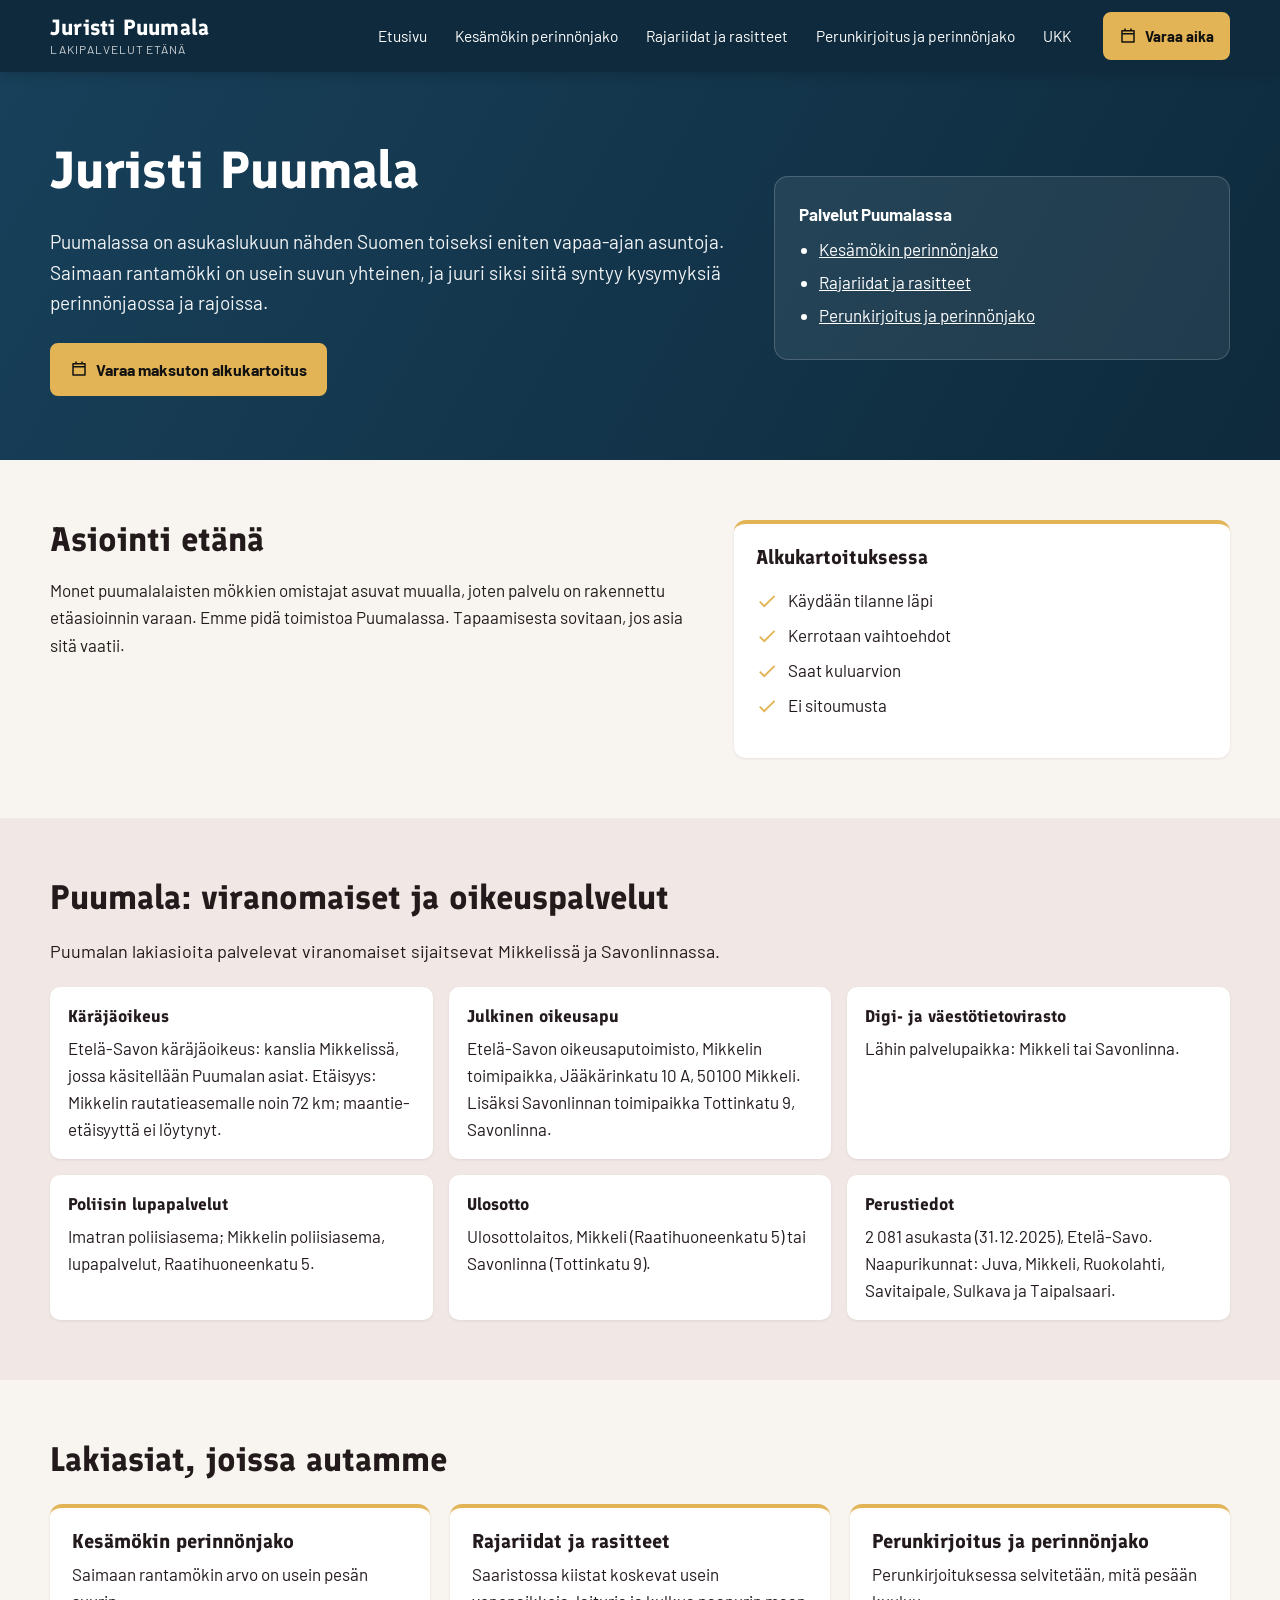
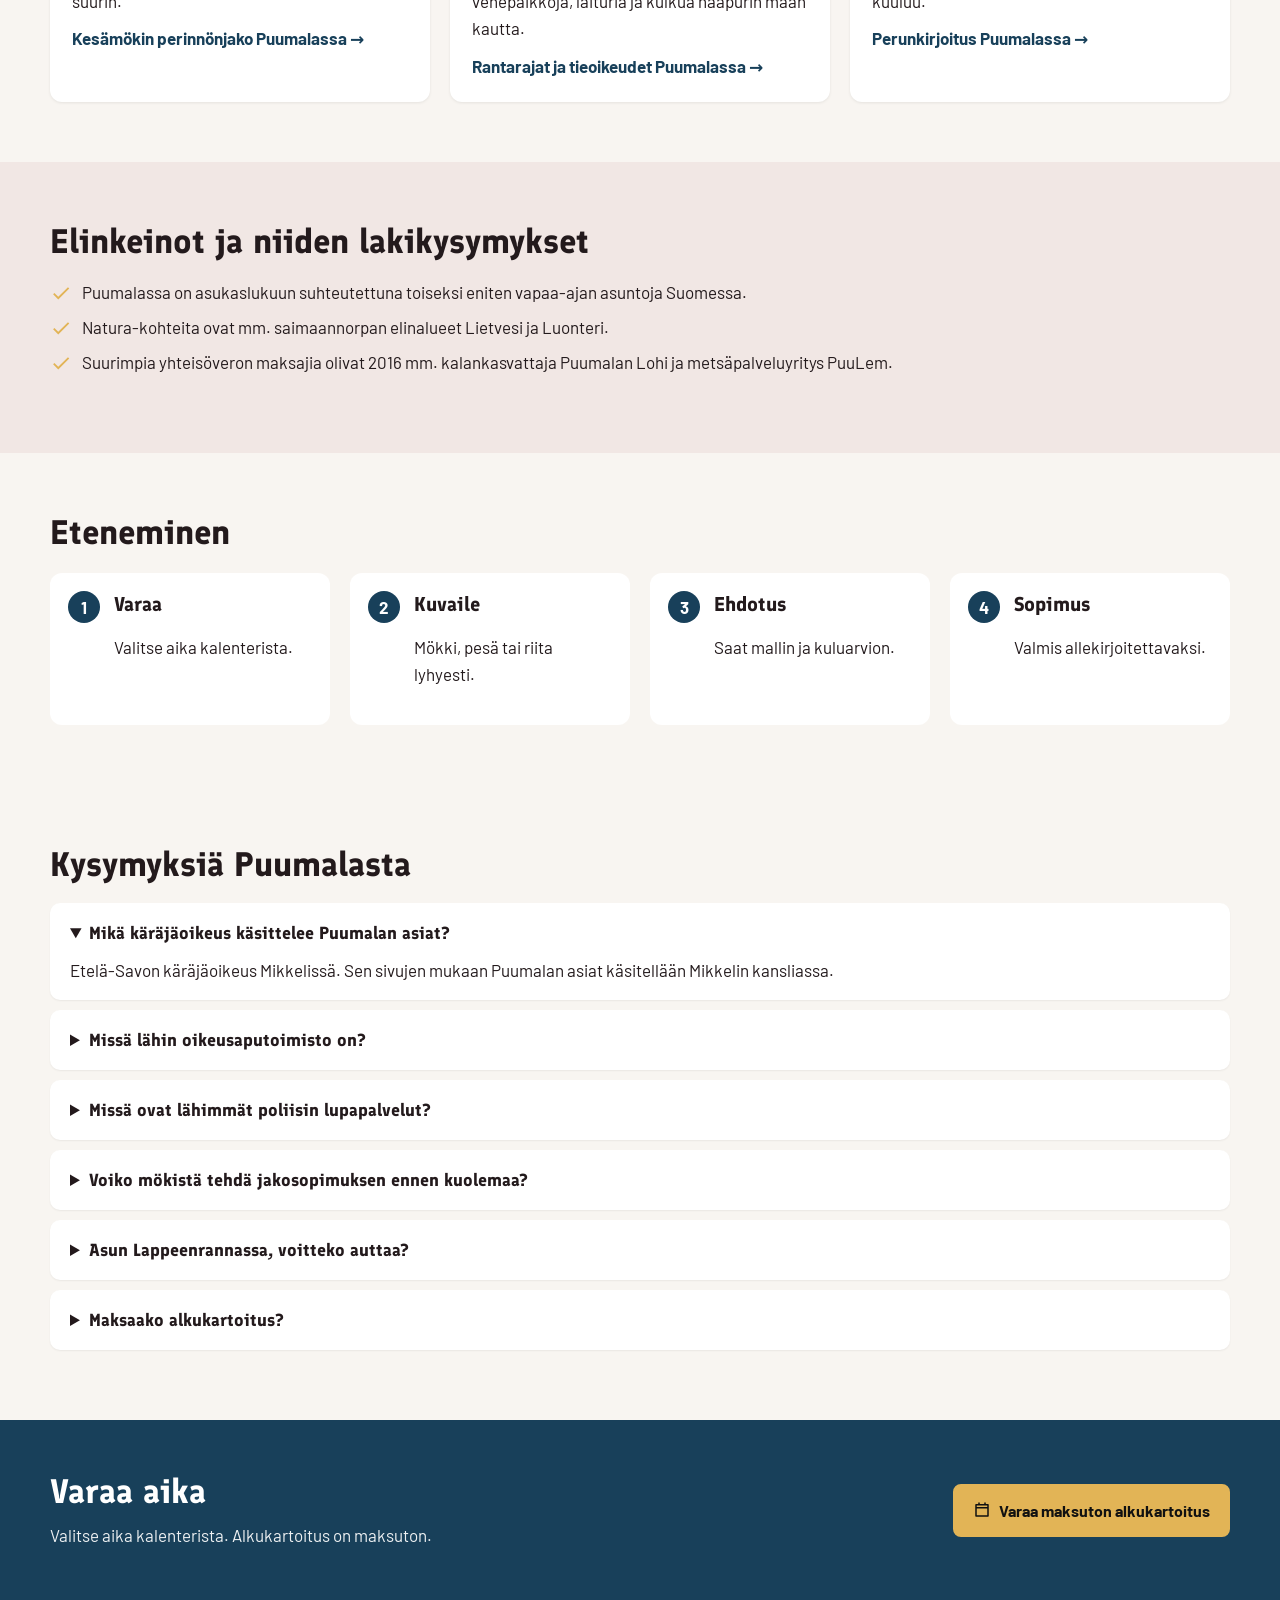
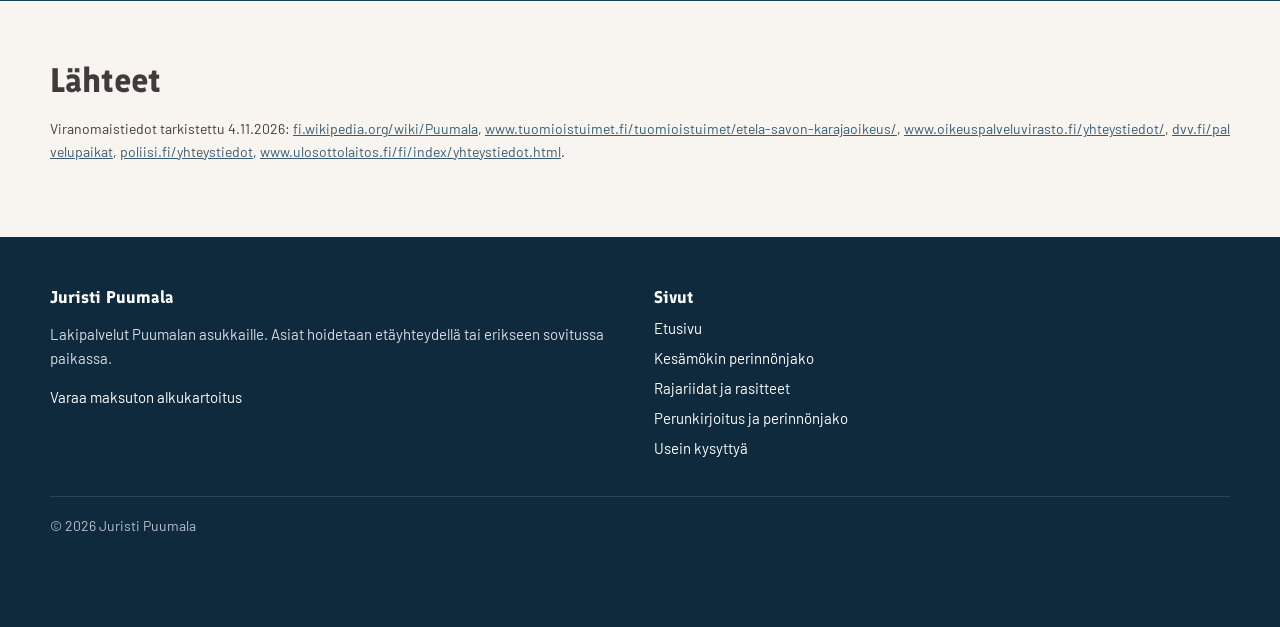
<file: index.html>
<!doctype html>
<html lang="fi">
<head>
<meta charset="utf-8">
<meta name="viewport" content="width=device-width,initial-scale=1">
<title>Juristi Puumala | Saimaan mökit ja perintö</title>
<meta name="description" content="Juristi Puumala: kesämökin perinnönjako, rantarajat ja perunkirjoitus etänä. Maksuton alkukartoitus, ajanvaraus verkossa.">
<meta name="robots" content="index,follow">
<link rel="canonical" href="https://arttu475-cpu.github.io/juristi-puumala/">
<meta property="og:type" content="website">
<meta property="og:locale" content="fi_FI">
<meta property="og:site_name" content="Juristi Puumala">
<meta property="og:title" content="Juristi Puumala | Saimaan mökit ja perintö">
<meta property="og:description" content="Juristi Puumala: kesämökin perinnönjako, rantarajat ja perunkirjoitus etänä. Maksuton alkukartoitus, ajanvaraus verkossa.">
<meta property="og:url" content="https://arttu475-cpu.github.io/juristi-puumala/">
<meta name="theme-color" content="#0e2a3c">
<link rel="stylesheet" href="./_f/fontit.css">
<link rel="stylesheet" href="./_f/tyyli.css">
<script type="application/ld+json">{"@context":"https://schema.org","@graph":[{"@type":"WebSite","@id":"https://arttu475-cpu.github.io/juristi-puumala/#website","url":"https://arttu475-cpu.github.io/juristi-puumala/","name":"Juristi Puumala","inLanguage":"fi"},{"@type":"LegalService","@id":"https://arttu475-cpu.github.io/juristi-puumala/#palvelu","name":"Juristi Puumala","url":"https://arttu475-cpu.github.io/juristi-puumala/","description":"Juristi Puumala: kesämökin perinnönjako, rantarajat ja perunkirjoitus etänä. Maksuton alkukartoitus, ajanvaraus verkossa.","areaServed":{"@type":"City","name":"Puumala","sameAs":"https://fi.wikipedia.org/wiki/Puumala"},"knowsAbout":["Kesämökin perinnönjako","Rajariidat ja rasitteet","Perunkirjoitus ja perinnönjako"],"potentialAction":{"@type":"ReserveAction","name":"Varaa maksuton alkukartoitus","target":"https://calendly.com/lakiasiantoimisto-helsinki/lakitoimiston-alkukartoitus"}},{"@type":"WebPage","@id":"https://arttu475-cpu.github.io/juristi-puumala/#webpage","url":"https://arttu475-cpu.github.io/juristi-puumala/","name":"Juristi Puumala | Saimaan mökit ja perintö","description":"Juristi Puumala: kesämökin perinnönjako, rantarajat ja perunkirjoitus etänä. Maksuton alkukartoitus, ajanvaraus verkossa.","inLanguage":"fi","isPartOf":{"@id":"https://arttu475-cpu.github.io/juristi-puumala/#website"},"about":{"@id":"https://arttu475-cpu.github.io/juristi-puumala/#palvelu"},"dateModified":"2026-11-04"},{"@type":"FAQPage","@id":"https://arttu475-cpu.github.io/juristi-puumala/#ukk","mainEntity":[{"@type":"Question","name":"Mikä käräjäoikeus käsittelee Puumalan asiat?","acceptedAnswer":{"@type":"Answer","text":"Etelä-Savon käräjäoikeus Mikkelissä. Sen sivujen mukaan Puumalan asiat käsitellään Mikkelin kansliassa."}},{"@type":"Question","name":"Missä lähin oikeusaputoimisto on?","acceptedAnswer":{"@type":"Answer","text":"Etelä-Savon oikeusaputoimisto Mikkelissä tai Savonlinnassa."}},{"@type":"Question","name":"Missä ovat lähimmät poliisin lupapalvelut?","acceptedAnswer":{"@type":"Answer","text":"Mikkelin poliisiasemalla, Raatihuoneenkatu 5."}},{"@type":"Question","name":"Voiko mökistä tehdä jakosopimuksen ennen kuolemaa?","acceptedAnswer":{"@type":"Answer","text":"Mökin voi siirtää jo elinaikana kaupalla tai lahjalla, tai omistaja voi tehdä testamentin."}},{"@type":"Question","name":"Asun Lappeenrannassa, voitteko auttaa?","acceptedAnswer":{"@type":"Answer","text":"Voimme, palvelu on etäpalvelua."}},{"@type":"Question","name":"Maksaako alkukartoitus?","acceptedAnswer":{"@type":"Answer","text":"Ei, se on maksuton."}}]}]}</script>
</head>
<body>
<header class="hd"><div class="w"><a class="brand" href="./"><b>Juristi Puumala</b><small>Lakipalvelut etänä</small></a><input type="checkbox" id="mt" class="mt" aria-label="Avaa valikko"><label for="mt" class="mtl">Valikko</label>
<nav class="nav" aria-label="Päävalikko"><a href="./">Etusivu</a><a href="./kesamokin-perinnonjako/">Kesämökin perinnönjako</a><a href="./rajariidat/">Rajariidat ja rasitteet</a><a href="./perunkirjoitus/">Perunkirjoitus ja perinnönjako</a><a href="./ukk/">UKK</a></nav>
<a class="btn hbtn" href="https://calendly.com/lakiasiantoimisto-helsinki/lakitoimiston-alkukartoitus" target="_blank" rel="noopener"><svg viewBox="0 0 24 24" width="18" height="18" aria-hidden="true"><path fill="currentColor" d="M7 2h2v2h6V2h2v2h3a1 1 0 0 1 1 1v15a1 1 0 0 1-1 1H4a1 1 0 0 1-1-1V5a1 1 0 0 1 1-1h3zm12 8H5v9h14zM5 8h14V6H5z"/></svg>Varaa aika</a></div>
</header>
<main>

<section class="hero"><div class="w"><div><h1>Juristi Puumala</h1><p class="l">Puumalassa on asukaslukuun nähden Suomen toiseksi eniten vapaa-ajan asuntoja. Saimaan rantamökki on usein suvun yhteinen, ja juuri siksi siitä syntyy kysymyksiä perinnönjaossa ja rajoissa.</p><div class="napit"><a class="btn" href="https://calendly.com/lakiasiantoimisto-helsinki/lakitoimiston-alkukartoitus" target="_blank" rel="noopener"><svg viewBox="0 0 24 24" width="18" height="18" aria-hidden="true"><path fill="currentColor" d="M7 2h2v2h6V2h2v2h3a1 1 0 0 1 1 1v15a1 1 0 0 1-1 1H4a1 1 0 0 1-1-1V5a1 1 0 0 1 1-1h3zm12 8H5v9h14zM5 8h14V6H5z"/></svg>Varaa maksuton alkukartoitus</a></div></div><div class="kortti"><b>Palvelut Puumalassa</b><ul><li><a style="color:#fff" href="./kesamokin-perinnonjako/">Kesämökin perinnönjako</a></li><li><a style="color:#fff" href="./rajariidat/">Rajariidat ja rasitteet</a></li><li><a style="color:#fff" href="./perunkirjoitus/">Perunkirjoitus ja perinnönjako</a></li></ul></div></div></section>
<section class="sec"><div class="w two"><div><h2>Asiointi etänä</h2><p>Monet puumalalaisten mökkien omistajat asuvat muualla, joten palvelu on rakennettu etäasioinnin varaan. Emme pidä toimistoa Puumalassa. Tapaamisesta sovitaan, jos asia sitä vaatii.</p></div><div class="card"><h3>Alkukartoituksessa</h3><ul class="list"><li><svg viewBox="0 0 24 24" width="22" height="22" aria-hidden="true"><path fill="currentColor" d="M9 16.2 4.8 12l-1.4 1.4L9 19 21 7l-1.4-1.4z"/></svg><span>Käydään tilanne läpi</span></li><li><svg viewBox="0 0 24 24" width="22" height="22" aria-hidden="true"><path fill="currentColor" d="M9 16.2 4.8 12l-1.4 1.4L9 19 21 7l-1.4-1.4z"/></svg><span>Kerrotaan vaihtoehdot</span></li><li><svg viewBox="0 0 24 24" width="22" height="22" aria-hidden="true"><path fill="currentColor" d="M9 16.2 4.8 12l-1.4 1.4L9 19 21 7l-1.4-1.4z"/></svg><span>Saat kuluarvion</span></li><li><svg viewBox="0 0 24 24" width="22" height="22" aria-hidden="true"><path fill="currentColor" d="M9 16.2 4.8 12l-1.4 1.4L9 19 21 7l-1.4-1.4z"/></svg><span>Ei sitoumusta</span></li></ul></div></div></section>
<section class="sec alt"><div class="w"><h2>Puumala: viranomaiset ja oikeuspalvelut</h2><p class="lead">Puumalan lakiasioita palvelevat viranomaiset sijaitsevat Mikkelissä ja Savonlinnassa.</p><div class="fakta"><div><b>Käräjäoikeus</b>Etelä-Savon käräjäoikeus: kanslia Mikkelissä, jossa käsitellään Puumalan asiat. Etäisyys: Mikkelin rautatieasemalle noin 72 km; maantie-etäisyyttä ei löytynyt.</div><div><b>Julkinen oikeusapu</b>Etelä-Savon oikeusaputoimisto, Mikkelin toimipaikka, Jääkärinkatu 10 A, 50100 Mikkeli. Lisäksi Savonlinnan toimipaikka Tottinkatu 9, Savonlinna.</div><div><b>Digi- ja väestötietovirasto</b>Lähin palvelupaikka: Mikkeli tai Savonlinna.</div><div><b>Poliisin lupapalvelut</b>Imatran poliisiasema; Mikkelin poliisiasema, lupapalvelut, Raatihuoneenkatu 5.</div><div><b>Ulosotto</b>Ulosottolaitos, Mikkeli (Raatihuoneenkatu 5) tai Savonlinna (Tottinkatu 9).</div><div><b>Perustiedot</b>2 081 asukasta (31.12.2025), Etelä-Savo. Naapurikunnat: Juva, Mikkeli, Ruokolahti, Savitaipale, Sulkava ja Taipalsaari.</div></div></div></section>
<section class="sec"><div class="w"><h2>Lakiasiat, joissa autamme</h2><div class="grid"><div class="card"><h3>Kesämökin perinnönjako</h3><p>Saimaan rantamökin arvo on usein pesän suurin.</p><a class="more" href="./kesamokin-perinnonjako/">Kesämökin perinnönjako Puumalassa →</a></div><div class="card"><h3>Rajariidat ja rasitteet</h3><p>Saaristossa kiistat koskevat usein venepaikkoja, laituria ja kulkua naapurin maan kautta.</p><a class="more" href="./rajariidat/">Rantarajat ja tieoikeudet Puumalassa →</a></div><div class="card"><h3>Perunkirjoitus ja perinnönjako</h3><p>Perunkirjoituksessa selvitetään, mitä pesään kuuluu.</p><a class="more" href="./perunkirjoitus/">Perunkirjoitus Puumalassa →</a></div></div></div></section>
<section class="sec alt"><div class="w"><h2>Elinkeinot ja niiden lakikysymykset</h2><ul class="list"><li><svg viewBox="0 0 24 24" width="22" height="22" aria-hidden="true"><path fill="currentColor" d="M9 16.2 4.8 12l-1.4 1.4L9 19 21 7l-1.4-1.4z"/></svg><span>Puumalassa on asukaslukuun suhteutettuna toiseksi eniten vapaa-ajan asuntoja Suomessa.</span></li><li><svg viewBox="0 0 24 24" width="22" height="22" aria-hidden="true"><path fill="currentColor" d="M9 16.2 4.8 12l-1.4 1.4L9 19 21 7l-1.4-1.4z"/></svg><span>Natura-kohteita ovat mm. saimaannorpan elinalueet Lietvesi ja Luonteri.</span></li><li><svg viewBox="0 0 24 24" width="22" height="22" aria-hidden="true"><path fill="currentColor" d="M9 16.2 4.8 12l-1.4 1.4L9 19 21 7l-1.4-1.4z"/></svg><span>Suurimpia yhteisöveron maksajia olivat 2016 mm. kalankasvattaja Puumalan Lohi ja metsäpalveluyritys PuuLem.</span></li></ul></div></section>
<section class="sec"><div class="w"><h2>Eteneminen</h2><div class="steps"><div><h3>Varaa</h3><p>Valitse aika kalenterista.</p></div><div><h3>Kuvaile</h3><p>Mökki, pesä tai riita lyhyesti.</p></div><div><h3>Ehdotus</h3><p>Saat mallin ja kuluarvion.</p></div><div><h3>Sopimus</h3><p>Valmis allekirjoitettavaksi.</p></div></div></div></section>
<section class="sec"><div class="w"><div class="ukk"><h2>Kysymyksiä Puumalasta</h2><details open><summary>Mikä käräjäoikeus käsittelee Puumalan asiat?</summary><p>Etelä-Savon käräjäoikeus Mikkelissä. Sen sivujen mukaan Puumalan asiat käsitellään Mikkelin kansliassa.</p></details>
<details><summary>Missä lähin oikeusaputoimisto on?</summary><p>Etelä-Savon oikeusaputoimisto Mikkelissä tai Savonlinnassa.</p></details>
<details><summary>Missä ovat lähimmät poliisin lupapalvelut?</summary><p>Mikkelin poliisiasemalla, Raatihuoneenkatu 5.</p></details>
<details><summary>Voiko mökistä tehdä jakosopimuksen ennen kuolemaa?</summary><p>Mökin voi siirtää jo elinaikana kaupalla tai lahjalla, tai omistaja voi tehdä testamentin.</p></details>
<details><summary>Asun Lappeenrannassa, voitteko auttaa?</summary><p>Voimme, palvelu on etäpalvelua.</p></details>
<details><summary>Maksaako alkukartoitus?</summary><p>Ei, se on maksuton.</p></details></div></div></section>
<section class="cta"><div class="w"><div><h2>Varaa aika</h2><p>Valitse aika kalenterista. Alkukartoitus on maksuton.</p></div><div class="napit"><a class="btn" href="https://calendly.com/lakiasiantoimisto-helsinki/lakitoimiston-alkukartoitus" target="_blank" rel="noopener"><svg viewBox="0 0 24 24" width="18" height="18" aria-hidden="true"><path fill="currentColor" d="M7 2h2v2h6V2h2v2h3a1 1 0 0 1 1 1v15a1 1 0 0 1-1 1H4a1 1 0 0 1-1-1V5a1 1 0 0 1 1-1h3zm12 8H5v9h14zM5 8h14V6H5z"/></svg>Varaa maksuton alkukartoitus</a></div></div></section>
<section class="sec"><div class="w lahteet"><h2>Lähteet</h2><p>Viranomaistiedot tarkistettu 4.11.2026: <a href="https://fi.wikipedia.org/wiki/Puumala" rel="noopener">fi.wikipedia.org/wiki/Puumala</a>, <a href="https://www.tuomioistuimet.fi/tuomioistuimet/etela-savon-karajaoikeus/" rel="noopener">www.tuomioistuimet.fi/tuomioistuimet/etela-savon-karajaoikeus/</a>, <a href="https://www.oikeuspalveluvirasto.fi/yhteystiedot/" rel="noopener">www.oikeuspalveluvirasto.fi/yhteystiedot/</a>, <a href="https://dvv.fi/palvelupaikat" rel="noopener">dvv.fi/palvelupaikat</a>, <a href="https://poliisi.fi/yhteystiedot" rel="noopener">poliisi.fi/yhteystiedot</a>, <a href="https://www.ulosottolaitos.fi/fi/index/yhteystiedot.html" rel="noopener">www.ulosottolaitos.fi/fi/index/yhteystiedot.html</a>.</p></div></section>
</main>
<footer class="ft"><div class="w"><div class="cols">
<div><h3>Juristi Puumala</h3><p>Lakipalvelut Puumalan asukkaille. Asiat hoidetaan etäyhteydellä tai erikseen sovitussa paikassa.</p><p><a href="https://calendly.com/lakiasiantoimisto-helsinki/lakitoimiston-alkukartoitus" target="_blank" rel="noopener">Varaa maksuton alkukartoitus</a></p></div>
<div><h3>Sivut</h3><ul><li><a href="./">Etusivu</a></li><li><a href="./kesamokin-perinnonjako/">Kesämökin perinnönjako</a></li><li><a href="./rajariidat/">Rajariidat ja rasitteet</a></li><li><a href="./perunkirjoitus/">Perunkirjoitus ja perinnönjako</a></li><li><a href="./ukk/">Usein kysyttyä</a></li></ul></div>
</div><div class="pohja">© 2026 Juristi Puumala</div></div></footer>
<div class="palkki"><a class="btn o" style="color:#fff" href="https://calendly.com/lakiasiantoimisto-helsinki/lakitoimiston-alkukartoitus" target="_blank" rel="noopener"><svg viewBox="0 0 24 24" width="18" height="18" aria-hidden="true"><path fill="currentColor" d="M7 2h2v2h6V2h2v2h3a1 1 0 0 1 1 1v15a1 1 0 0 1-1 1H4a1 1 0 0 1-1-1V5a1 1 0 0 1 1-1h3zm12 8H5v9h14zM5 8h14V6H5z"/></svg>Varaa maksuton alkukartoitus</a></div>
</body>
</html>
</file>
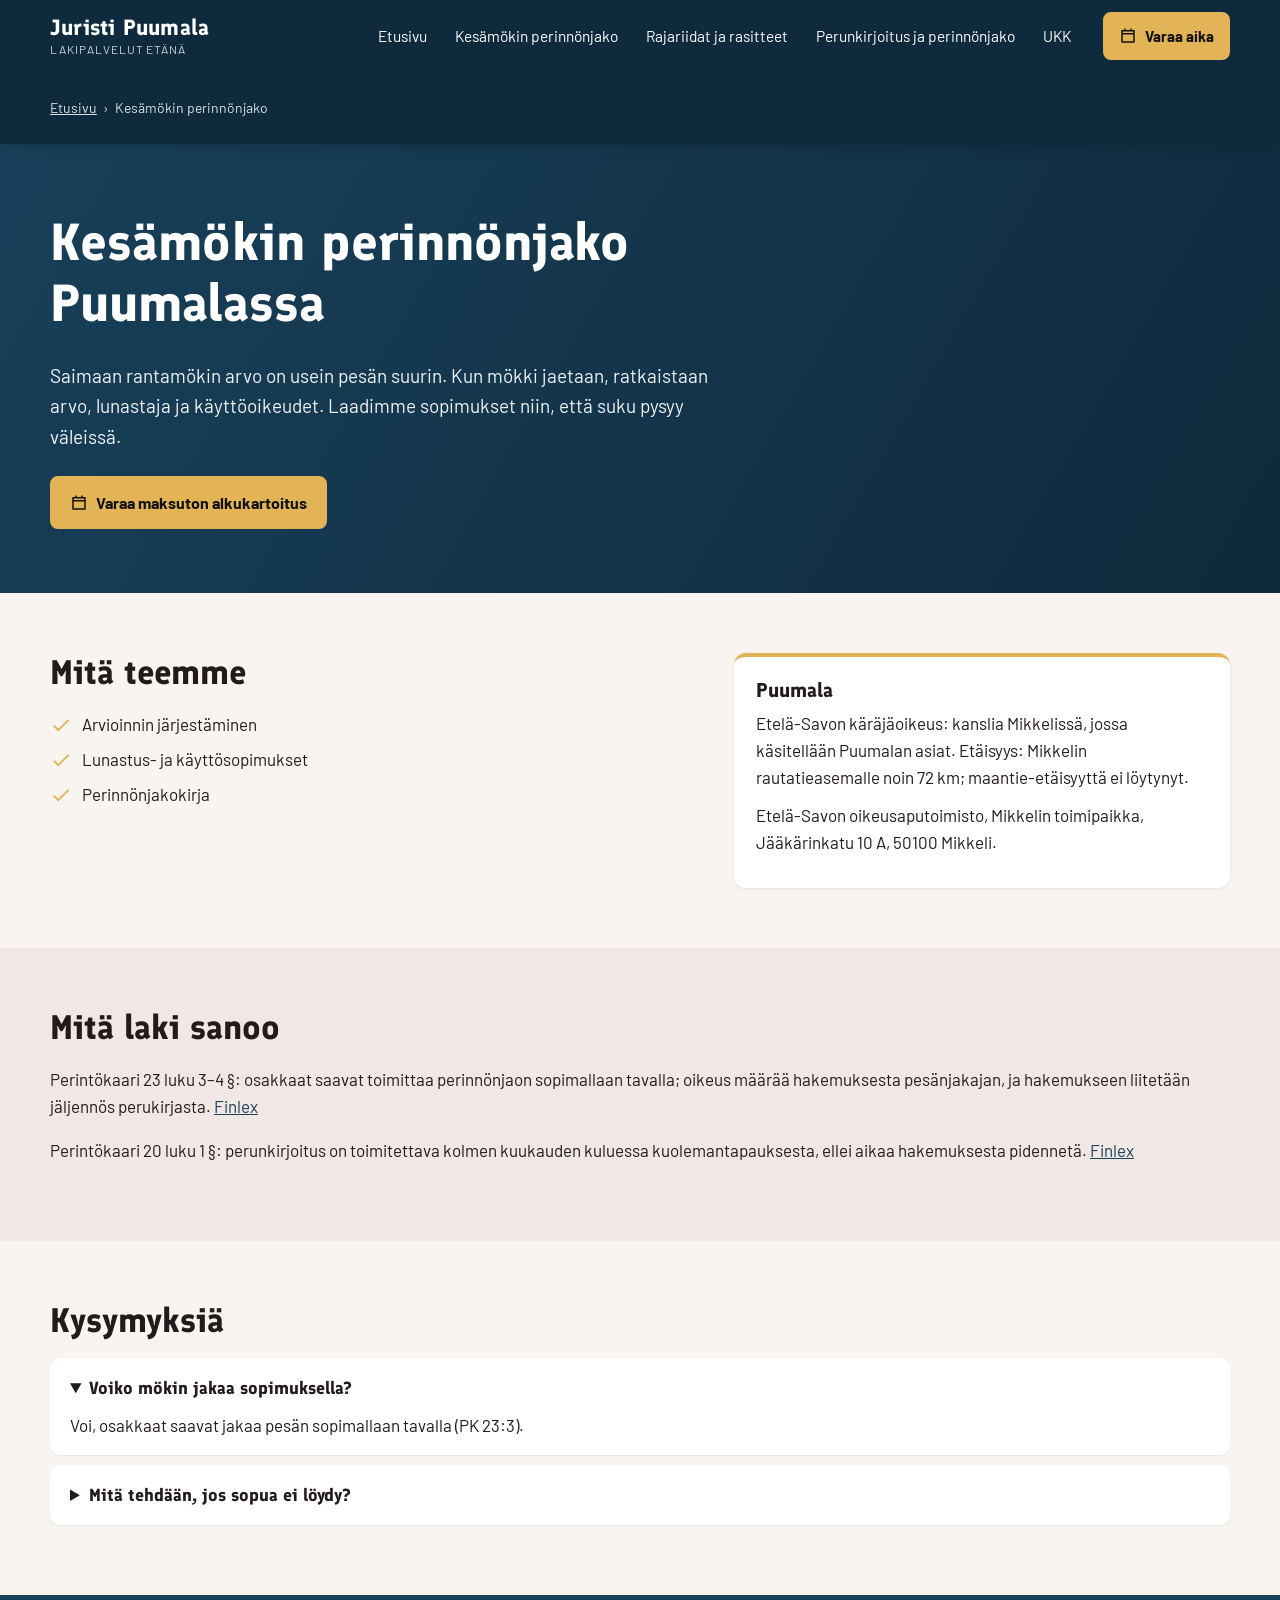
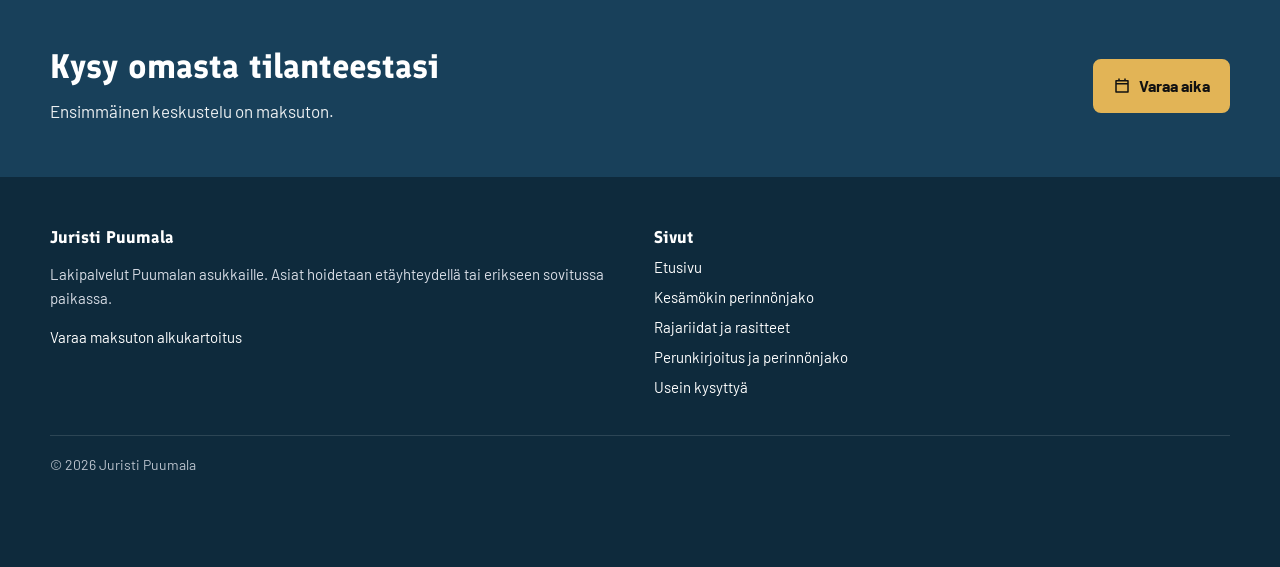
<file: kesamokin-perinnonjako/index.html>
<!doctype html>
<html lang="fi">
<head>
<meta charset="utf-8">
<meta name="viewport" content="width=device-width,initial-scale=1">
<title>Kesämökin perinnönjako Puumalassa | Juristi Puumala</title>
<meta name="description" content="Saimaan rantamökin arvo on usein pesän suurin. Varaa maksuton alkukartoitus.">
<meta name="robots" content="index,follow">
<link rel="canonical" href="https://arttu475-cpu.github.io/juristi-puumala/kesamokin-perinnonjako/">
<meta property="og:type" content="website">
<meta property="og:locale" content="fi_FI">
<meta property="og:site_name" content="Juristi Puumala">
<meta property="og:title" content="Kesämökin perinnönjako Puumalassa | Juristi Puumala">
<meta property="og:description" content="Saimaan rantamökin arvo on usein pesän suurin. Varaa maksuton alkukartoitus.">
<meta property="og:url" content="https://arttu475-cpu.github.io/juristi-puumala/kesamokin-perinnonjako/">
<meta name="theme-color" content="#0e2a3c">
<link rel="stylesheet" href="../_f/fontit.css">
<link rel="stylesheet" href="../_f/tyyli.css">
<script type="application/ld+json">{"@context":"https://schema.org","@graph":[{"@type":"WebSite","@id":"https://arttu475-cpu.github.io/juristi-puumala/#website","url":"https://arttu475-cpu.github.io/juristi-puumala/","name":"Juristi Puumala","inLanguage":"fi"},{"@type":"LegalService","@id":"https://arttu475-cpu.github.io/juristi-puumala/#palvelu","name":"Juristi Puumala","url":"https://arttu475-cpu.github.io/juristi-puumala/","description":"Juristi Puumala: kesämökin perinnönjako, rantarajat ja perunkirjoitus etänä. Maksuton alkukartoitus, ajanvaraus verkossa.","areaServed":{"@type":"City","name":"Puumala","sameAs":"https://fi.wikipedia.org/wiki/Puumala"},"knowsAbout":["Kesämökin perinnönjako","Rajariidat ja rasitteet","Perunkirjoitus ja perinnönjako"],"potentialAction":{"@type":"ReserveAction","name":"Varaa maksuton alkukartoitus","target":"https://calendly.com/lakiasiantoimisto-helsinki/lakitoimiston-alkukartoitus"}},{"@type":"WebPage","@id":"https://arttu475-cpu.github.io/juristi-puumala/kesamokin-perinnonjako/#webpage","url":"https://arttu475-cpu.github.io/juristi-puumala/kesamokin-perinnonjako/","name":"Kesämökin perinnönjako Puumalassa | Juristi Puumala","description":"Saimaan rantamökin arvo on usein pesän suurin. Varaa maksuton alkukartoitus.","inLanguage":"fi","isPartOf":{"@id":"https://arttu475-cpu.github.io/juristi-puumala/#website"},"about":{"@id":"https://arttu475-cpu.github.io/juristi-puumala/#palvelu"},"dateModified":"2026-11-04"},{"@type":"FAQPage","@id":"https://arttu475-cpu.github.io/juristi-puumala/kesamokin-perinnonjako/#ukk","mainEntity":[{"@type":"Question","name":"Voiko mökin jakaa sopimuksella?","acceptedAnswer":{"@type":"Answer","text":"Voi, osakkaat saavat jakaa pesän sopimallaan tavalla (PK 23:3)."}},{"@type":"Question","name":"Mitä tehdään, jos sopua ei löydy?","acceptedAnswer":{"@type":"Answer","text":"Osakas voi hakea pesänjakajaa käräjäoikeudelta (PK 23:4)."}}]},{"@type":"Service","name":"Kesämökin perinnönjako Puumalassa","serviceType":"Kesämökin perinnönjako","provider":{"@id":"https://arttu475-cpu.github.io/juristi-puumala/#palvelu"},"areaServed":{"@type":"City","name":"Puumala"}},{"@type":"BreadcrumbList","itemListElement":[{"@type":"ListItem","position":1,"name":"Etusivu","item":"https://arttu475-cpu.github.io/juristi-puumala/"},{"@type":"ListItem","position":2,"name":"Kesämökin perinnönjako","item":"https://arttu475-cpu.github.io/juristi-puumala/kesamokin-perinnonjako/"}]}]}</script>
</head>
<body>
<header class="hd"><div class="w"><a class="brand" href="../"><b>Juristi Puumala</b><small>Lakipalvelut etänä</small></a><input type="checkbox" id="mt" class="mt" aria-label="Avaa valikko"><label for="mt" class="mtl">Valikko</label>
<nav class="nav" aria-label="Päävalikko"><a href="../">Etusivu</a><a href="../kesamokin-perinnonjako/">Kesämökin perinnönjako</a><a href="../rajariidat/">Rajariidat ja rasitteet</a><a href="../perunkirjoitus/">Perunkirjoitus ja perinnönjako</a><a href="../ukk/">UKK</a></nav>
<a class="btn hbtn" href="https://calendly.com/lakiasiantoimisto-helsinki/lakitoimiston-alkukartoitus" target="_blank" rel="noopener"><svg viewBox="0 0 24 24" width="18" height="18" aria-hidden="true"><path fill="currentColor" d="M7 2h2v2h6V2h2v2h3a1 1 0 0 1 1 1v15a1 1 0 0 1-1 1H4a1 1 0 0 1-1-1V5a1 1 0 0 1 1-1h3zm12 8H5v9h14zM5 8h14V6H5z"/></svg>Varaa aika</a></div>
<div class="w"><nav class="crumb" aria-label="Murupolku"><ol><li><a href="../">Etusivu</a></li><li aria-current="page">Kesämökin perinnönjako</li></ol></nav></div></header>
<main>

<section class="hero"><div class="w"><div><h1>Kesämökin perinnönjako Puumalassa</h1><p class="l">Saimaan rantamökin arvo on usein pesän suurin. Kun mökki jaetaan, ratkaistaan arvo, lunastaja ja käyttöoikeudet. Laadimme sopimukset niin, että suku pysyy väleissä.</p><div class="napit"><a class="btn" href="https://calendly.com/lakiasiantoimisto-helsinki/lakitoimiston-alkukartoitus" target="_blank" rel="noopener"><svg viewBox="0 0 24 24" width="18" height="18" aria-hidden="true"><path fill="currentColor" d="M7 2h2v2h6V2h2v2h3a1 1 0 0 1 1 1v15a1 1 0 0 1-1 1H4a1 1 0 0 1-1-1V5a1 1 0 0 1 1-1h3zm12 8H5v9h14zM5 8h14V6H5z"/></svg>Varaa maksuton alkukartoitus</a></div></div></div></section>
<section class="sec"><div class="w two"><div><h2>Mitä teemme</h2><ul class="list"><li><svg viewBox="0 0 24 24" width="22" height="22" aria-hidden="true"><path fill="currentColor" d="M9 16.2 4.8 12l-1.4 1.4L9 19 21 7l-1.4-1.4z"/></svg><span>Arvioinnin järjestäminen</span></li><li><svg viewBox="0 0 24 24" width="22" height="22" aria-hidden="true"><path fill="currentColor" d="M9 16.2 4.8 12l-1.4 1.4L9 19 21 7l-1.4-1.4z"/></svg><span>Lunastus- ja käyttösopimukset</span></li><li><svg viewBox="0 0 24 24" width="22" height="22" aria-hidden="true"><path fill="currentColor" d="M9 16.2 4.8 12l-1.4 1.4L9 19 21 7l-1.4-1.4z"/></svg><span>Perinnönjakokirja</span></li></ul></div><div class="card"><h3>Puumala</h3><p>Etelä-Savon käräjäoikeus: kanslia Mikkelissä, jossa käsitellään Puumalan asiat. Etäisyys: Mikkelin rautatieasemalle noin 72 km; maantie-etäisyyttä ei löytynyt.</p><p>Etelä-Savon oikeusaputoimisto, Mikkelin toimipaikka, Jääkärinkatu 10 A, 50100 Mikkeli.</p></div></div></section>
<section class="sec alt"><div class="w"><h2>Mitä laki sanoo</h2><p>Perintökaari 23 luku 3–4 §: osakkaat saavat toimittaa perinnönjaon sopimallaan tavalla; oikeus määrää hakemuksesta pesänjakajan, ja hakemukseen liitetään jäljennös perukirjasta. <a href="https://www.finlex.fi/fi/lainsaadanto/1965/40" rel="noopener">Finlex</a></p><p>Perintökaari 20 luku 1 §: perunkirjoitus on toimitettava kolmen kuukauden kuluessa kuolemantapauksesta, ellei aikaa hakemuksesta pidennetä. <a href="https://www.finlex.fi/fi/lainsaadanto/1965/40" rel="noopener">Finlex</a></p></div></section>
<section class="sec"><div class="w"><div class="ukk"><h2>Kysymyksiä</h2><details open><summary>Voiko mökin jakaa sopimuksella?</summary><p>Voi, osakkaat saavat jakaa pesän sopimallaan tavalla (PK 23:3).</p></details>
<details><summary>Mitä tehdään, jos sopua ei löydy?</summary><p>Osakas voi hakea pesänjakajaa käräjäoikeudelta (PK 23:4).</p></details></div></div></section>
<section class="cta"><div class="w"><div><h2>Kysy omasta tilanteestasi</h2><p>Ensimmäinen keskustelu on maksuton.</p></div><div class="napit"><a class="btn" href="https://calendly.com/lakiasiantoimisto-helsinki/lakitoimiston-alkukartoitus" target="_blank" rel="noopener"><svg viewBox="0 0 24 24" width="18" height="18" aria-hidden="true"><path fill="currentColor" d="M7 2h2v2h6V2h2v2h3a1 1 0 0 1 1 1v15a1 1 0 0 1-1 1H4a1 1 0 0 1-1-1V5a1 1 0 0 1 1-1h3zm12 8H5v9h14zM5 8h14V6H5z"/></svg>Varaa aika</a></div></div></section>
</main>
<footer class="ft"><div class="w"><div class="cols">
<div><h3>Juristi Puumala</h3><p>Lakipalvelut Puumalan asukkaille. Asiat hoidetaan etäyhteydellä tai erikseen sovitussa paikassa.</p><p><a href="https://calendly.com/lakiasiantoimisto-helsinki/lakitoimiston-alkukartoitus" target="_blank" rel="noopener">Varaa maksuton alkukartoitus</a></p></div>
<div><h3>Sivut</h3><ul><li><a href="../">Etusivu</a></li><li><a href="../kesamokin-perinnonjako/">Kesämökin perinnönjako</a></li><li><a href="../rajariidat/">Rajariidat ja rasitteet</a></li><li><a href="../perunkirjoitus/">Perunkirjoitus ja perinnönjako</a></li><li><a href="../ukk/">Usein kysyttyä</a></li></ul></div>
</div><div class="pohja">© 2026 Juristi Puumala</div></div></footer>
<div class="palkki"><a class="btn o" style="color:#fff" href="https://calendly.com/lakiasiantoimisto-helsinki/lakitoimiston-alkukartoitus" target="_blank" rel="noopener"><svg viewBox="0 0 24 24" width="18" height="18" aria-hidden="true"><path fill="currentColor" d="M7 2h2v2h6V2h2v2h3a1 1 0 0 1 1 1v15a1 1 0 0 1-1 1H4a1 1 0 0 1-1-1V5a1 1 0 0 1 1-1h3zm12 8H5v9h14zM5 8h14V6H5z"/></svg>Varaa maksuton alkukartoitus</a></div>
</body>
</html>
</file>
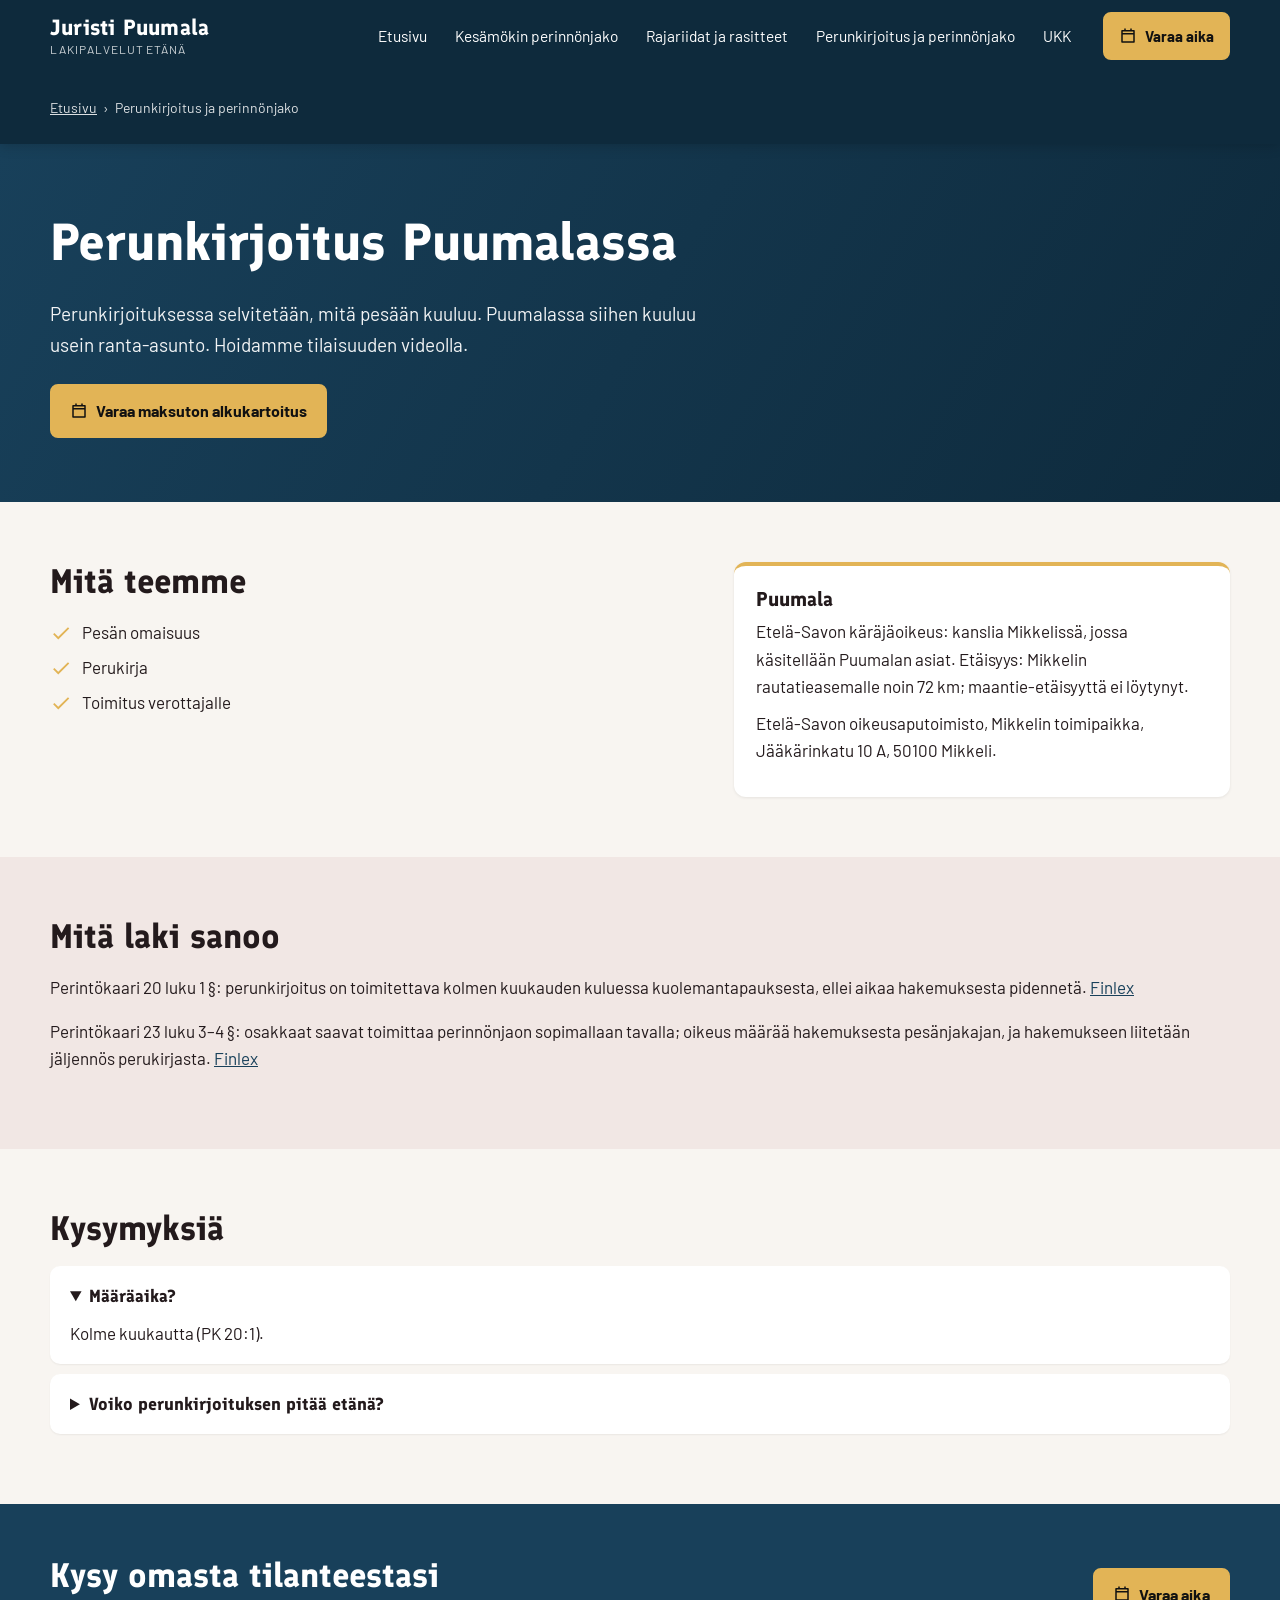
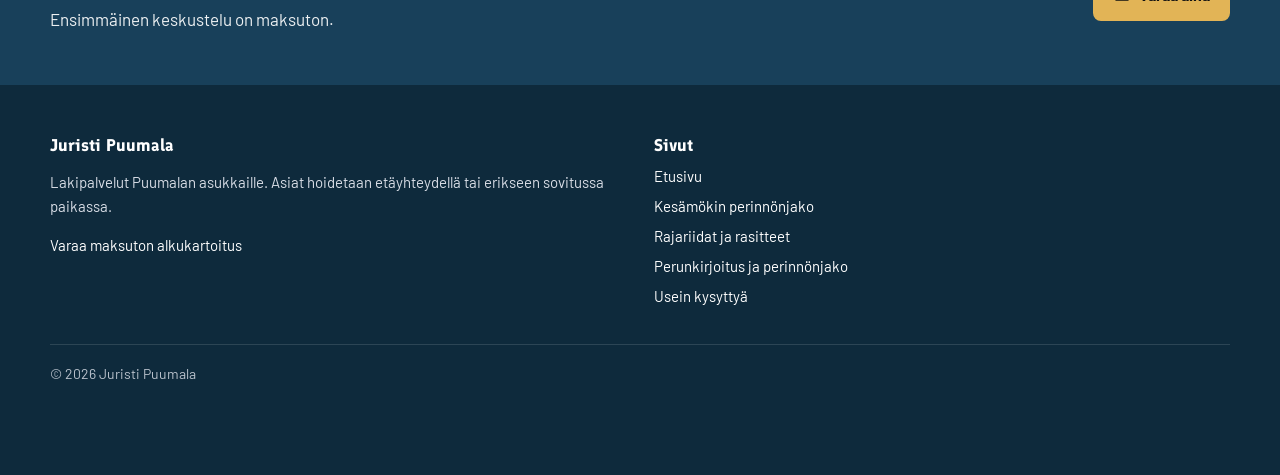
<file: perunkirjoitus/index.html>
<!doctype html>
<html lang="fi">
<head>
<meta charset="utf-8">
<meta name="viewport" content="width=device-width,initial-scale=1">
<title>Perunkirjoitus Puumalassa | Juristi Puumala</title>
<meta name="description" content="Perunkirjoituksessa selvitetään, mitä pesään kuuluu. Varaa maksuton alkukartoitus.">
<meta name="robots" content="index,follow">
<link rel="canonical" href="https://arttu475-cpu.github.io/juristi-puumala/perunkirjoitus/">
<meta property="og:type" content="website">
<meta property="og:locale" content="fi_FI">
<meta property="og:site_name" content="Juristi Puumala">
<meta property="og:title" content="Perunkirjoitus Puumalassa | Juristi Puumala">
<meta property="og:description" content="Perunkirjoituksessa selvitetään, mitä pesään kuuluu. Varaa maksuton alkukartoitus.">
<meta property="og:url" content="https://arttu475-cpu.github.io/juristi-puumala/perunkirjoitus/">
<meta name="theme-color" content="#0e2a3c">
<link rel="stylesheet" href="../_f/fontit.css">
<link rel="stylesheet" href="../_f/tyyli.css">
<script type="application/ld+json">{"@context":"https://schema.org","@graph":[{"@type":"WebSite","@id":"https://arttu475-cpu.github.io/juristi-puumala/#website","url":"https://arttu475-cpu.github.io/juristi-puumala/","name":"Juristi Puumala","inLanguage":"fi"},{"@type":"LegalService","@id":"https://arttu475-cpu.github.io/juristi-puumala/#palvelu","name":"Juristi Puumala","url":"https://arttu475-cpu.github.io/juristi-puumala/","description":"Juristi Puumala: kesämökin perinnönjako, rantarajat ja perunkirjoitus etänä. Maksuton alkukartoitus, ajanvaraus verkossa.","areaServed":{"@type":"City","name":"Puumala","sameAs":"https://fi.wikipedia.org/wiki/Puumala"},"knowsAbout":["Kesämökin perinnönjako","Rajariidat ja rasitteet","Perunkirjoitus ja perinnönjako"],"potentialAction":{"@type":"ReserveAction","name":"Varaa maksuton alkukartoitus","target":"https://calendly.com/lakiasiantoimisto-helsinki/lakitoimiston-alkukartoitus"}},{"@type":"WebPage","@id":"https://arttu475-cpu.github.io/juristi-puumala/perunkirjoitus/#webpage","url":"https://arttu475-cpu.github.io/juristi-puumala/perunkirjoitus/","name":"Perunkirjoitus Puumalassa | Juristi Puumala","description":"Perunkirjoituksessa selvitetään, mitä pesään kuuluu. Varaa maksuton alkukartoitus.","inLanguage":"fi","isPartOf":{"@id":"https://arttu475-cpu.github.io/juristi-puumala/#website"},"about":{"@id":"https://arttu475-cpu.github.io/juristi-puumala/#palvelu"},"dateModified":"2026-11-04"},{"@type":"FAQPage","@id":"https://arttu475-cpu.github.io/juristi-puumala/perunkirjoitus/#ukk","mainEntity":[{"@type":"Question","name":"Määräaika?","acceptedAnswer":{"@type":"Answer","text":"Kolme kuukautta (PK 20:1)."}},{"@type":"Question","name":"Voiko perunkirjoituksen pitää etänä?","acceptedAnswer":{"@type":"Answer","text":"Voi, osakkaat voivat osallistua videolla."}}]},{"@type":"Service","name":"Perunkirjoitus Puumalassa","serviceType":"Perunkirjoitus ja perinnönjako","provider":{"@id":"https://arttu475-cpu.github.io/juristi-puumala/#palvelu"},"areaServed":{"@type":"City","name":"Puumala"}},{"@type":"BreadcrumbList","itemListElement":[{"@type":"ListItem","position":1,"name":"Etusivu","item":"https://arttu475-cpu.github.io/juristi-puumala/"},{"@type":"ListItem","position":2,"name":"Perunkirjoitus ja perinnönjako","item":"https://arttu475-cpu.github.io/juristi-puumala/perunkirjoitus/"}]}]}</script>
</head>
<body>
<header class="hd"><div class="w"><a class="brand" href="../"><b>Juristi Puumala</b><small>Lakipalvelut etänä</small></a><input type="checkbox" id="mt" class="mt" aria-label="Avaa valikko"><label for="mt" class="mtl">Valikko</label>
<nav class="nav" aria-label="Päävalikko"><a href="../">Etusivu</a><a href="../kesamokin-perinnonjako/">Kesämökin perinnönjako</a><a href="../rajariidat/">Rajariidat ja rasitteet</a><a href="../perunkirjoitus/">Perunkirjoitus ja perinnönjako</a><a href="../ukk/">UKK</a></nav>
<a class="btn hbtn" href="https://calendly.com/lakiasiantoimisto-helsinki/lakitoimiston-alkukartoitus" target="_blank" rel="noopener"><svg viewBox="0 0 24 24" width="18" height="18" aria-hidden="true"><path fill="currentColor" d="M7 2h2v2h6V2h2v2h3a1 1 0 0 1 1 1v15a1 1 0 0 1-1 1H4a1 1 0 0 1-1-1V5a1 1 0 0 1 1-1h3zm12 8H5v9h14zM5 8h14V6H5z"/></svg>Varaa aika</a></div>
<div class="w"><nav class="crumb" aria-label="Murupolku"><ol><li><a href="../">Etusivu</a></li><li aria-current="page">Perunkirjoitus ja perinnönjako</li></ol></nav></div></header>
<main>

<section class="hero"><div class="w"><div><h1>Perunkirjoitus Puumalassa</h1><p class="l">Perunkirjoituksessa selvitetään, mitä pesään kuuluu. Puumalassa siihen kuuluu usein ranta-asunto. Hoidamme tilaisuuden videolla.</p><div class="napit"><a class="btn" href="https://calendly.com/lakiasiantoimisto-helsinki/lakitoimiston-alkukartoitus" target="_blank" rel="noopener"><svg viewBox="0 0 24 24" width="18" height="18" aria-hidden="true"><path fill="currentColor" d="M7 2h2v2h6V2h2v2h3a1 1 0 0 1 1 1v15a1 1 0 0 1-1 1H4a1 1 0 0 1-1-1V5a1 1 0 0 1 1-1h3zm12 8H5v9h14zM5 8h14V6H5z"/></svg>Varaa maksuton alkukartoitus</a></div></div></div></section>
<section class="sec"><div class="w two"><div><h2>Mitä teemme</h2><ul class="list"><li><svg viewBox="0 0 24 24" width="22" height="22" aria-hidden="true"><path fill="currentColor" d="M9 16.2 4.8 12l-1.4 1.4L9 19 21 7l-1.4-1.4z"/></svg><span>Pesän omaisuus</span></li><li><svg viewBox="0 0 24 24" width="22" height="22" aria-hidden="true"><path fill="currentColor" d="M9 16.2 4.8 12l-1.4 1.4L9 19 21 7l-1.4-1.4z"/></svg><span>Perukirja</span></li><li><svg viewBox="0 0 24 24" width="22" height="22" aria-hidden="true"><path fill="currentColor" d="M9 16.2 4.8 12l-1.4 1.4L9 19 21 7l-1.4-1.4z"/></svg><span>Toimitus verottajalle</span></li></ul></div><div class="card"><h3>Puumala</h3><p>Etelä-Savon käräjäoikeus: kanslia Mikkelissä, jossa käsitellään Puumalan asiat. Etäisyys: Mikkelin rautatieasemalle noin 72 km; maantie-etäisyyttä ei löytynyt.</p><p>Etelä-Savon oikeusaputoimisto, Mikkelin toimipaikka, Jääkärinkatu 10 A, 50100 Mikkeli.</p></div></div></section>
<section class="sec alt"><div class="w"><h2>Mitä laki sanoo</h2><p>Perintökaari 20 luku 1 §: perunkirjoitus on toimitettava kolmen kuukauden kuluessa kuolemantapauksesta, ellei aikaa hakemuksesta pidennetä. <a href="https://www.finlex.fi/fi/lainsaadanto/1965/40" rel="noopener">Finlex</a></p><p>Perintökaari 23 luku 3–4 §: osakkaat saavat toimittaa perinnönjaon sopimallaan tavalla; oikeus määrää hakemuksesta pesänjakajan, ja hakemukseen liitetään jäljennös perukirjasta. <a href="https://www.finlex.fi/fi/lainsaadanto/1965/40" rel="noopener">Finlex</a></p></div></section>
<section class="sec"><div class="w"><div class="ukk"><h2>Kysymyksiä</h2><details open><summary>Määräaika?</summary><p>Kolme kuukautta (PK 20:1).</p></details>
<details><summary>Voiko perunkirjoituksen pitää etänä?</summary><p>Voi, osakkaat voivat osallistua videolla.</p></details></div></div></section>
<section class="cta"><div class="w"><div><h2>Kysy omasta tilanteestasi</h2><p>Ensimmäinen keskustelu on maksuton.</p></div><div class="napit"><a class="btn" href="https://calendly.com/lakiasiantoimisto-helsinki/lakitoimiston-alkukartoitus" target="_blank" rel="noopener"><svg viewBox="0 0 24 24" width="18" height="18" aria-hidden="true"><path fill="currentColor" d="M7 2h2v2h6V2h2v2h3a1 1 0 0 1 1 1v15a1 1 0 0 1-1 1H4a1 1 0 0 1-1-1V5a1 1 0 0 1 1-1h3zm12 8H5v9h14zM5 8h14V6H5z"/></svg>Varaa aika</a></div></div></section>
</main>
<footer class="ft"><div class="w"><div class="cols">
<div><h3>Juristi Puumala</h3><p>Lakipalvelut Puumalan asukkaille. Asiat hoidetaan etäyhteydellä tai erikseen sovitussa paikassa.</p><p><a href="https://calendly.com/lakiasiantoimisto-helsinki/lakitoimiston-alkukartoitus" target="_blank" rel="noopener">Varaa maksuton alkukartoitus</a></p></div>
<div><h3>Sivut</h3><ul><li><a href="../">Etusivu</a></li><li><a href="../kesamokin-perinnonjako/">Kesämökin perinnönjako</a></li><li><a href="../rajariidat/">Rajariidat ja rasitteet</a></li><li><a href="../perunkirjoitus/">Perunkirjoitus ja perinnönjako</a></li><li><a href="../ukk/">Usein kysyttyä</a></li></ul></div>
</div><div class="pohja">© 2026 Juristi Puumala</div></div></footer>
<div class="palkki"><a class="btn o" style="color:#fff" href="https://calendly.com/lakiasiantoimisto-helsinki/lakitoimiston-alkukartoitus" target="_blank" rel="noopener"><svg viewBox="0 0 24 24" width="18" height="18" aria-hidden="true"><path fill="currentColor" d="M7 2h2v2h6V2h2v2h3a1 1 0 0 1 1 1v15a1 1 0 0 1-1 1H4a1 1 0 0 1-1-1V5a1 1 0 0 1 1-1h3zm12 8H5v9h14zM5 8h14V6H5z"/></svg>Varaa maksuton alkukartoitus</a></div>
</body>
</html>
</file>
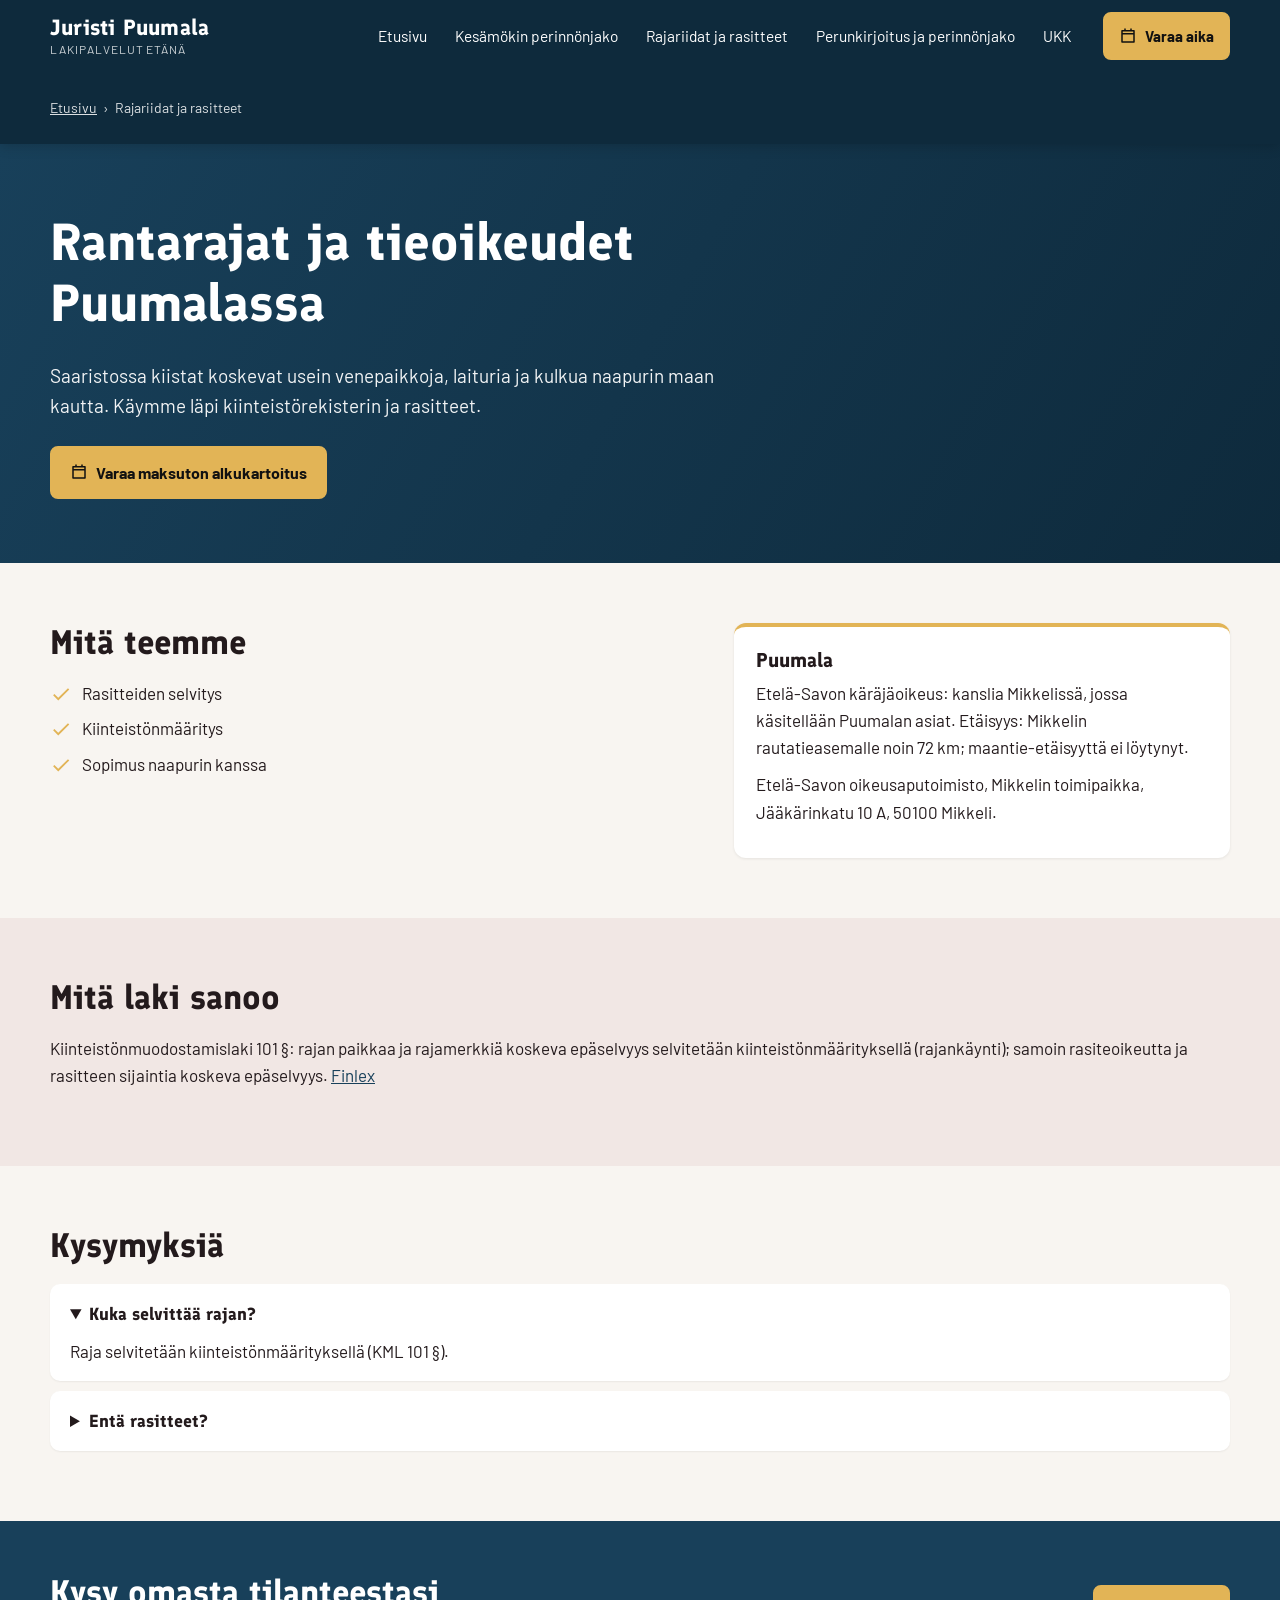
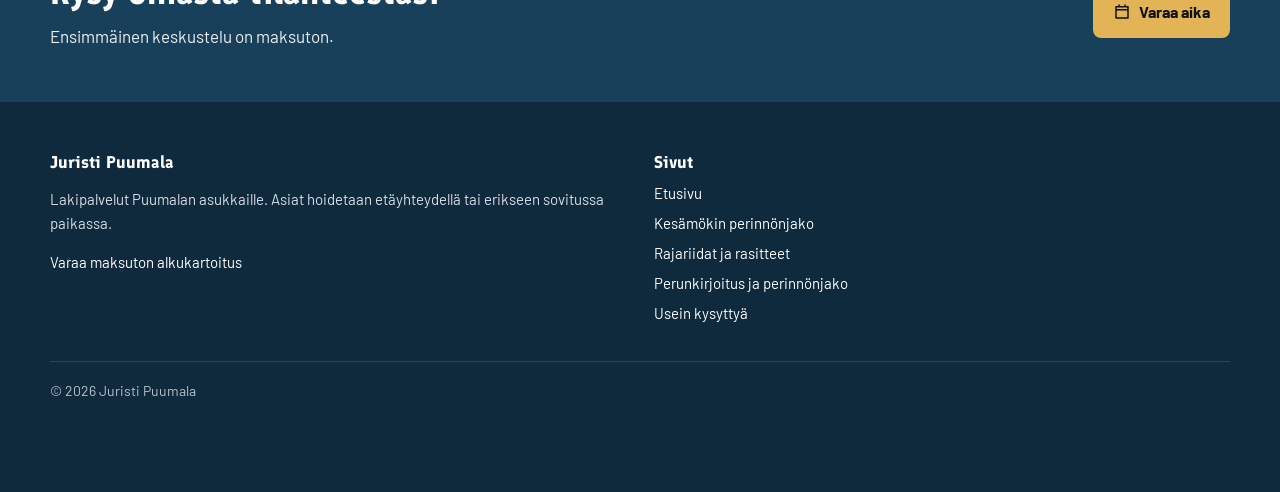
<file: rajariidat/index.html>
<!doctype html>
<html lang="fi">
<head>
<meta charset="utf-8">
<meta name="viewport" content="width=device-width,initial-scale=1">
<title>Rantarajat ja tieoikeudet Puumalassa | Juristi Puumala</title>
<meta name="description" content="Saaristossa kiistat koskevat usein venepaikkoja, laituria ja kulkua naapurin maan kautta. Varaa maksuton alkukartoitus.">
<meta name="robots" content="index,follow">
<link rel="canonical" href="https://arttu475-cpu.github.io/juristi-puumala/rajariidat/">
<meta property="og:type" content="website">
<meta property="og:locale" content="fi_FI">
<meta property="og:site_name" content="Juristi Puumala">
<meta property="og:title" content="Rantarajat ja tieoikeudet Puumalassa | Juristi Puumala">
<meta property="og:description" content="Saaristossa kiistat koskevat usein venepaikkoja, laituria ja kulkua naapurin maan kautta. Varaa maksuton alkukartoitus.">
<meta property="og:url" content="https://arttu475-cpu.github.io/juristi-puumala/rajariidat/">
<meta name="theme-color" content="#0e2a3c">
<link rel="stylesheet" href="../_f/fontit.css">
<link rel="stylesheet" href="../_f/tyyli.css">
<script type="application/ld+json">{"@context":"https://schema.org","@graph":[{"@type":"WebSite","@id":"https://arttu475-cpu.github.io/juristi-puumala/#website","url":"https://arttu475-cpu.github.io/juristi-puumala/","name":"Juristi Puumala","inLanguage":"fi"},{"@type":"LegalService","@id":"https://arttu475-cpu.github.io/juristi-puumala/#palvelu","name":"Juristi Puumala","url":"https://arttu475-cpu.github.io/juristi-puumala/","description":"Juristi Puumala: kesämökin perinnönjako, rantarajat ja perunkirjoitus etänä. Maksuton alkukartoitus, ajanvaraus verkossa.","areaServed":{"@type":"City","name":"Puumala","sameAs":"https://fi.wikipedia.org/wiki/Puumala"},"knowsAbout":["Kesämökin perinnönjako","Rajariidat ja rasitteet","Perunkirjoitus ja perinnönjako"],"potentialAction":{"@type":"ReserveAction","name":"Varaa maksuton alkukartoitus","target":"https://calendly.com/lakiasiantoimisto-helsinki/lakitoimiston-alkukartoitus"}},{"@type":"WebPage","@id":"https://arttu475-cpu.github.io/juristi-puumala/rajariidat/#webpage","url":"https://arttu475-cpu.github.io/juristi-puumala/rajariidat/","name":"Rantarajat ja tieoikeudet Puumalassa | Juristi Puumala","description":"Saaristossa kiistat koskevat usein venepaikkoja, laituria ja kulkua naapurin maan kautta. Varaa maksuton alkukartoitus.","inLanguage":"fi","isPartOf":{"@id":"https://arttu475-cpu.github.io/juristi-puumala/#website"},"about":{"@id":"https://arttu475-cpu.github.io/juristi-puumala/#palvelu"},"dateModified":"2026-11-04"},{"@type":"FAQPage","@id":"https://arttu475-cpu.github.io/juristi-puumala/rajariidat/#ukk","mainEntity":[{"@type":"Question","name":"Kuka selvittää rajan?","acceptedAnswer":{"@type":"Answer","text":"Raja selvitetään kiinteistönmäärityksellä (KML 101 §)."}},{"@type":"Question","name":"Entä rasitteet?","acceptedAnswer":{"@type":"Answer","text":"Myös rasitteen sijaintia koskeva epäselvyys kuuluu kiinteistönmääritykseen."}}]},{"@type":"Service","name":"Rantarajat ja tieoikeudet Puumalassa","serviceType":"Rajariidat ja rasitteet","provider":{"@id":"https://arttu475-cpu.github.io/juristi-puumala/#palvelu"},"areaServed":{"@type":"City","name":"Puumala"}},{"@type":"BreadcrumbList","itemListElement":[{"@type":"ListItem","position":1,"name":"Etusivu","item":"https://arttu475-cpu.github.io/juristi-puumala/"},{"@type":"ListItem","position":2,"name":"Rajariidat ja rasitteet","item":"https://arttu475-cpu.github.io/juristi-puumala/rajariidat/"}]}]}</script>
</head>
<body>
<header class="hd"><div class="w"><a class="brand" href="../"><b>Juristi Puumala</b><small>Lakipalvelut etänä</small></a><input type="checkbox" id="mt" class="mt" aria-label="Avaa valikko"><label for="mt" class="mtl">Valikko</label>
<nav class="nav" aria-label="Päävalikko"><a href="../">Etusivu</a><a href="../kesamokin-perinnonjako/">Kesämökin perinnönjako</a><a href="../rajariidat/">Rajariidat ja rasitteet</a><a href="../perunkirjoitus/">Perunkirjoitus ja perinnönjako</a><a href="../ukk/">UKK</a></nav>
<a class="btn hbtn" href="https://calendly.com/lakiasiantoimisto-helsinki/lakitoimiston-alkukartoitus" target="_blank" rel="noopener"><svg viewBox="0 0 24 24" width="18" height="18" aria-hidden="true"><path fill="currentColor" d="M7 2h2v2h6V2h2v2h3a1 1 0 0 1 1 1v15a1 1 0 0 1-1 1H4a1 1 0 0 1-1-1V5a1 1 0 0 1 1-1h3zm12 8H5v9h14zM5 8h14V6H5z"/></svg>Varaa aika</a></div>
<div class="w"><nav class="crumb" aria-label="Murupolku"><ol><li><a href="../">Etusivu</a></li><li aria-current="page">Rajariidat ja rasitteet</li></ol></nav></div></header>
<main>

<section class="hero"><div class="w"><div><h1>Rantarajat ja tieoikeudet Puumalassa</h1><p class="l">Saaristossa kiistat koskevat usein venepaikkoja, laituria ja kulkua naapurin maan kautta. Käymme läpi kiinteistörekisterin ja rasitteet.</p><div class="napit"><a class="btn" href="https://calendly.com/lakiasiantoimisto-helsinki/lakitoimiston-alkukartoitus" target="_blank" rel="noopener"><svg viewBox="0 0 24 24" width="18" height="18" aria-hidden="true"><path fill="currentColor" d="M7 2h2v2h6V2h2v2h3a1 1 0 0 1 1 1v15a1 1 0 0 1-1 1H4a1 1 0 0 1-1-1V5a1 1 0 0 1 1-1h3zm12 8H5v9h14zM5 8h14V6H5z"/></svg>Varaa maksuton alkukartoitus</a></div></div></div></section>
<section class="sec"><div class="w two"><div><h2>Mitä teemme</h2><ul class="list"><li><svg viewBox="0 0 24 24" width="22" height="22" aria-hidden="true"><path fill="currentColor" d="M9 16.2 4.8 12l-1.4 1.4L9 19 21 7l-1.4-1.4z"/></svg><span>Rasitteiden selvitys</span></li><li><svg viewBox="0 0 24 24" width="22" height="22" aria-hidden="true"><path fill="currentColor" d="M9 16.2 4.8 12l-1.4 1.4L9 19 21 7l-1.4-1.4z"/></svg><span>Kiinteistönmääritys</span></li><li><svg viewBox="0 0 24 24" width="22" height="22" aria-hidden="true"><path fill="currentColor" d="M9 16.2 4.8 12l-1.4 1.4L9 19 21 7l-1.4-1.4z"/></svg><span>Sopimus naapurin kanssa</span></li></ul></div><div class="card"><h3>Puumala</h3><p>Etelä-Savon käräjäoikeus: kanslia Mikkelissä, jossa käsitellään Puumalan asiat. Etäisyys: Mikkelin rautatieasemalle noin 72 km; maantie-etäisyyttä ei löytynyt.</p><p>Etelä-Savon oikeusaputoimisto, Mikkelin toimipaikka, Jääkärinkatu 10 A, 50100 Mikkeli.</p></div></div></section>
<section class="sec alt"><div class="w"><h2>Mitä laki sanoo</h2><p>Kiinteistönmuodostamislaki 101 §: rajan paikkaa ja rajamerkkiä koskeva epäselvyys selvitetään kiinteistönmäärityksellä (rajankäynti); samoin rasiteoikeutta ja rasitteen sijaintia koskeva epäselvyys. <a href="https://www.finlex.fi/fi/lainsaadanto/1995/554" rel="noopener">Finlex</a></p></div></section>
<section class="sec"><div class="w"><div class="ukk"><h2>Kysymyksiä</h2><details open><summary>Kuka selvittää rajan?</summary><p>Raja selvitetään kiinteistönmäärityksellä (KML 101 §).</p></details>
<details><summary>Entä rasitteet?</summary><p>Myös rasitteen sijaintia koskeva epäselvyys kuuluu kiinteistönmääritykseen.</p></details></div></div></section>
<section class="cta"><div class="w"><div><h2>Kysy omasta tilanteestasi</h2><p>Ensimmäinen keskustelu on maksuton.</p></div><div class="napit"><a class="btn" href="https://calendly.com/lakiasiantoimisto-helsinki/lakitoimiston-alkukartoitus" target="_blank" rel="noopener"><svg viewBox="0 0 24 24" width="18" height="18" aria-hidden="true"><path fill="currentColor" d="M7 2h2v2h6V2h2v2h3a1 1 0 0 1 1 1v15a1 1 0 0 1-1 1H4a1 1 0 0 1-1-1V5a1 1 0 0 1 1-1h3zm12 8H5v9h14zM5 8h14V6H5z"/></svg>Varaa aika</a></div></div></section>
</main>
<footer class="ft"><div class="w"><div class="cols">
<div><h3>Juristi Puumala</h3><p>Lakipalvelut Puumalan asukkaille. Asiat hoidetaan etäyhteydellä tai erikseen sovitussa paikassa.</p><p><a href="https://calendly.com/lakiasiantoimisto-helsinki/lakitoimiston-alkukartoitus" target="_blank" rel="noopener">Varaa maksuton alkukartoitus</a></p></div>
<div><h3>Sivut</h3><ul><li><a href="../">Etusivu</a></li><li><a href="../kesamokin-perinnonjako/">Kesämökin perinnönjako</a></li><li><a href="../rajariidat/">Rajariidat ja rasitteet</a></li><li><a href="../perunkirjoitus/">Perunkirjoitus ja perinnönjako</a></li><li><a href="../ukk/">Usein kysyttyä</a></li></ul></div>
</div><div class="pohja">© 2026 Juristi Puumala</div></div></footer>
<div class="palkki"><a class="btn o" style="color:#fff" href="https://calendly.com/lakiasiantoimisto-helsinki/lakitoimiston-alkukartoitus" target="_blank" rel="noopener"><svg viewBox="0 0 24 24" width="18" height="18" aria-hidden="true"><path fill="currentColor" d="M7 2h2v2h6V2h2v2h3a1 1 0 0 1 1 1v15a1 1 0 0 1-1 1H4a1 1 0 0 1-1-1V5a1 1 0 0 1 1-1h3zm12 8H5v9h14zM5 8h14V6H5z"/></svg>Varaa maksuton alkukartoitus</a></div>
</body>
</html>
</file>
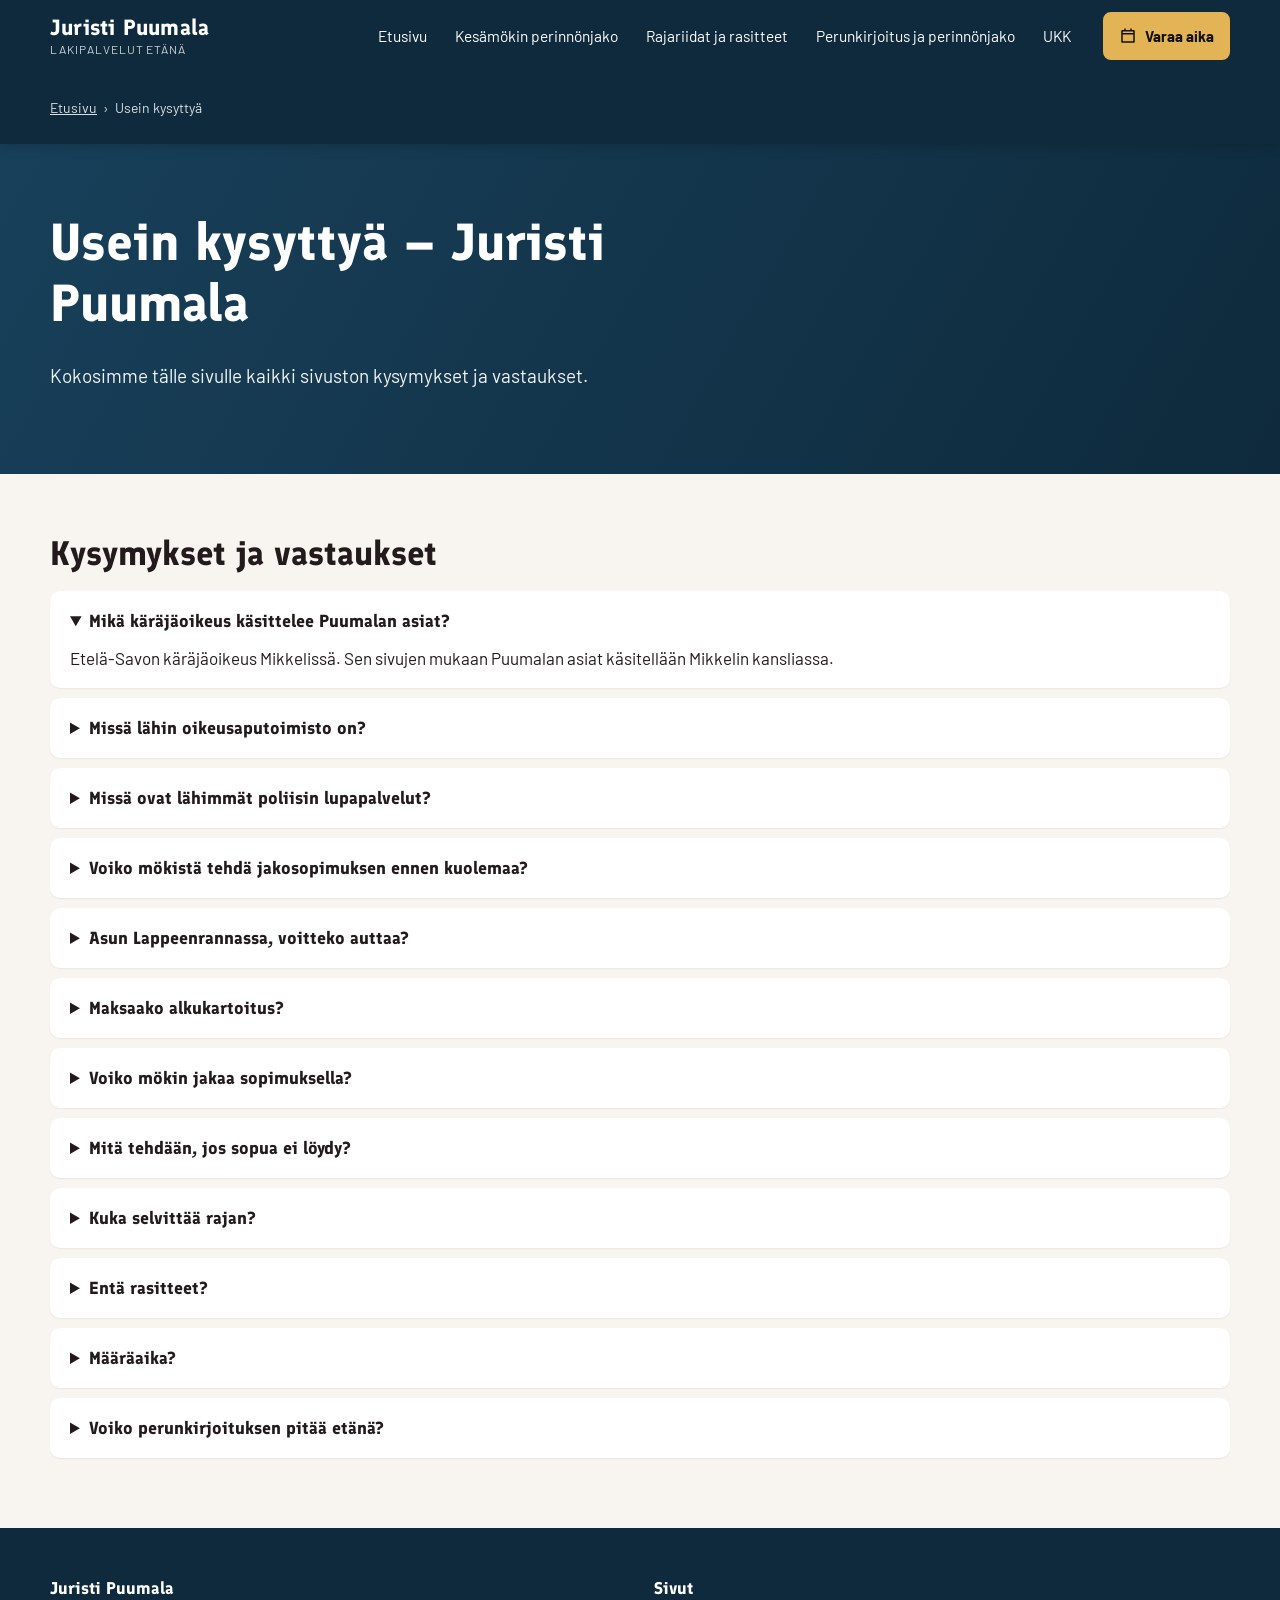
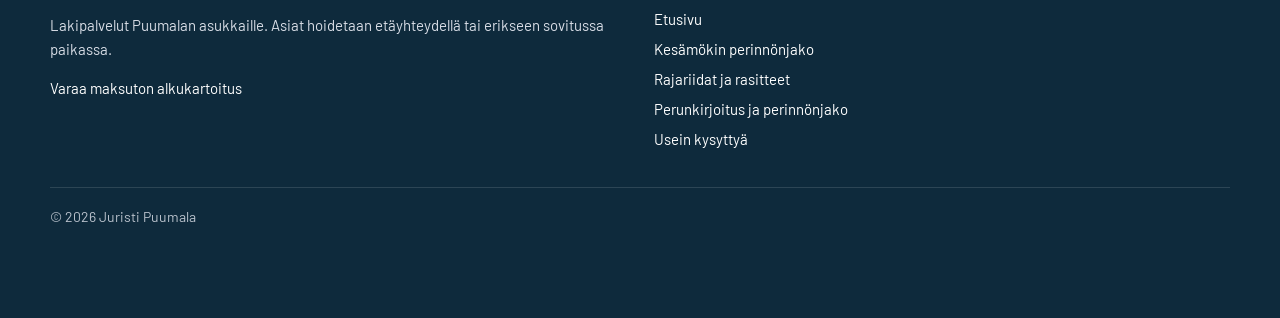
<file: ukk/index.html>
<!doctype html>
<html lang="fi">
<head>
<meta charset="utf-8">
<meta name="viewport" content="width=device-width,initial-scale=1">
<title>Usein kysyttyä | Juristi Puumala</title>
<meta name="description" content="Vastauksia Puumalan asukkaiden kysymyksiin perinnöstä, riidoista ja viranomaisista.">
<meta name="robots" content="index,follow">
<link rel="canonical" href="https://arttu475-cpu.github.io/juristi-puumala/ukk/">
<meta property="og:type" content="website">
<meta property="og:locale" content="fi_FI">
<meta property="og:site_name" content="Juristi Puumala">
<meta property="og:title" content="Usein kysyttyä | Juristi Puumala">
<meta property="og:description" content="Vastauksia Puumalan asukkaiden kysymyksiin perinnöstä, riidoista ja viranomaisista.">
<meta property="og:url" content="https://arttu475-cpu.github.io/juristi-puumala/ukk/">
<meta name="theme-color" content="#0e2a3c">
<link rel="stylesheet" href="../_f/fontit.css">
<link rel="stylesheet" href="../_f/tyyli.css">
<script type="application/ld+json">{"@context":"https://schema.org","@graph":[{"@type":"WebSite","@id":"https://arttu475-cpu.github.io/juristi-puumala/#website","url":"https://arttu475-cpu.github.io/juristi-puumala/","name":"Juristi Puumala","inLanguage":"fi"},{"@type":"LegalService","@id":"https://arttu475-cpu.github.io/juristi-puumala/#palvelu","name":"Juristi Puumala","url":"https://arttu475-cpu.github.io/juristi-puumala/","description":"Juristi Puumala: kesämökin perinnönjako, rantarajat ja perunkirjoitus etänä. Maksuton alkukartoitus, ajanvaraus verkossa.","areaServed":{"@type":"City","name":"Puumala","sameAs":"https://fi.wikipedia.org/wiki/Puumala"},"knowsAbout":["Kesämökin perinnönjako","Rajariidat ja rasitteet","Perunkirjoitus ja perinnönjako"],"potentialAction":{"@type":"ReserveAction","name":"Varaa maksuton alkukartoitus","target":"https://calendly.com/lakiasiantoimisto-helsinki/lakitoimiston-alkukartoitus"}},{"@type":"WebPage","@id":"https://arttu475-cpu.github.io/juristi-puumala/ukk/#webpage","url":"https://arttu475-cpu.github.io/juristi-puumala/ukk/","name":"Usein kysyttyä | Juristi Puumala","description":"Vastauksia Puumalan asukkaiden kysymyksiin perinnöstä, riidoista ja viranomaisista.","inLanguage":"fi","isPartOf":{"@id":"https://arttu475-cpu.github.io/juristi-puumala/#website"},"about":{"@id":"https://arttu475-cpu.github.io/juristi-puumala/#palvelu"},"dateModified":"2026-11-04"},{"@type":"FAQPage","@id":"https://arttu475-cpu.github.io/juristi-puumala/ukk/#ukk","mainEntity":[{"@type":"Question","name":"Mikä käräjäoikeus käsittelee Puumalan asiat?","acceptedAnswer":{"@type":"Answer","text":"Etelä-Savon käräjäoikeus Mikkelissä. Sen sivujen mukaan Puumalan asiat käsitellään Mikkelin kansliassa."}},{"@type":"Question","name":"Missä lähin oikeusaputoimisto on?","acceptedAnswer":{"@type":"Answer","text":"Etelä-Savon oikeusaputoimisto Mikkelissä tai Savonlinnassa."}},{"@type":"Question","name":"Missä ovat lähimmät poliisin lupapalvelut?","acceptedAnswer":{"@type":"Answer","text":"Mikkelin poliisiasemalla, Raatihuoneenkatu 5."}},{"@type":"Question","name":"Voiko mökistä tehdä jakosopimuksen ennen kuolemaa?","acceptedAnswer":{"@type":"Answer","text":"Mökin voi siirtää jo elinaikana kaupalla tai lahjalla, tai omistaja voi tehdä testamentin."}},{"@type":"Question","name":"Asun Lappeenrannassa, voitteko auttaa?","acceptedAnswer":{"@type":"Answer","text":"Voimme, palvelu on etäpalvelua."}},{"@type":"Question","name":"Maksaako alkukartoitus?","acceptedAnswer":{"@type":"Answer","text":"Ei, se on maksuton."}},{"@type":"Question","name":"Voiko mökin jakaa sopimuksella?","acceptedAnswer":{"@type":"Answer","text":"Voi, osakkaat saavat jakaa pesän sopimallaan tavalla (PK 23:3)."}},{"@type":"Question","name":"Mitä tehdään, jos sopua ei löydy?","acceptedAnswer":{"@type":"Answer","text":"Osakas voi hakea pesänjakajaa käräjäoikeudelta (PK 23:4)."}},{"@type":"Question","name":"Kuka selvittää rajan?","acceptedAnswer":{"@type":"Answer","text":"Raja selvitetään kiinteistönmäärityksellä (KML 101 §)."}},{"@type":"Question","name":"Entä rasitteet?","acceptedAnswer":{"@type":"Answer","text":"Myös rasitteen sijaintia koskeva epäselvyys kuuluu kiinteistönmääritykseen."}},{"@type":"Question","name":"Määräaika?","acceptedAnswer":{"@type":"Answer","text":"Kolme kuukautta (PK 20:1)."}},{"@type":"Question","name":"Voiko perunkirjoituksen pitää etänä?","acceptedAnswer":{"@type":"Answer","text":"Voi, osakkaat voivat osallistua videolla."}}]},{"@type":"BreadcrumbList","itemListElement":[{"@type":"ListItem","position":1,"name":"Etusivu","item":"https://arttu475-cpu.github.io/juristi-puumala/"},{"@type":"ListItem","position":2,"name":"Usein kysyttyä","item":"https://arttu475-cpu.github.io/juristi-puumala/ukk/"}]}]}</script>
</head>
<body>
<header class="hd"><div class="w"><a class="brand" href="../"><b>Juristi Puumala</b><small>Lakipalvelut etänä</small></a><input type="checkbox" id="mt" class="mt" aria-label="Avaa valikko"><label for="mt" class="mtl">Valikko</label>
<nav class="nav" aria-label="Päävalikko"><a href="../">Etusivu</a><a href="../kesamokin-perinnonjako/">Kesämökin perinnönjako</a><a href="../rajariidat/">Rajariidat ja rasitteet</a><a href="../perunkirjoitus/">Perunkirjoitus ja perinnönjako</a><a href="../ukk/">UKK</a></nav>
<a class="btn hbtn" href="https://calendly.com/lakiasiantoimisto-helsinki/lakitoimiston-alkukartoitus" target="_blank" rel="noopener"><svg viewBox="0 0 24 24" width="18" height="18" aria-hidden="true"><path fill="currentColor" d="M7 2h2v2h6V2h2v2h3a1 1 0 0 1 1 1v15a1 1 0 0 1-1 1H4a1 1 0 0 1-1-1V5a1 1 0 0 1 1-1h3zm12 8H5v9h14zM5 8h14V6H5z"/></svg>Varaa aika</a></div>
<div class="w"><nav class="crumb" aria-label="Murupolku"><ol><li><a href="../">Etusivu</a></li><li aria-current="page">Usein kysyttyä</li></ol></nav></div></header>
<main>

<section class="hero"><div class="w"><div><h1>Usein kysyttyä – Juristi Puumala</h1><p class="l">Kokosimme tälle sivulle kaikki sivuston kysymykset ja vastaukset.</p></div></div></section>
<section class="sec"><div class="w"><div class="ukk"><h2>Kysymykset ja vastaukset</h2><details open><summary>Mikä käräjäoikeus käsittelee Puumalan asiat?</summary><p>Etelä-Savon käräjäoikeus Mikkelissä. Sen sivujen mukaan Puumalan asiat käsitellään Mikkelin kansliassa.</p></details>
<details><summary>Missä lähin oikeusaputoimisto on?</summary><p>Etelä-Savon oikeusaputoimisto Mikkelissä tai Savonlinnassa.</p></details>
<details><summary>Missä ovat lähimmät poliisin lupapalvelut?</summary><p>Mikkelin poliisiasemalla, Raatihuoneenkatu 5.</p></details>
<details><summary>Voiko mökistä tehdä jakosopimuksen ennen kuolemaa?</summary><p>Mökin voi siirtää jo elinaikana kaupalla tai lahjalla, tai omistaja voi tehdä testamentin.</p></details>
<details><summary>Asun Lappeenrannassa, voitteko auttaa?</summary><p>Voimme, palvelu on etäpalvelua.</p></details>
<details><summary>Maksaako alkukartoitus?</summary><p>Ei, se on maksuton.</p></details>
<details><summary>Voiko mökin jakaa sopimuksella?</summary><p>Voi, osakkaat saavat jakaa pesän sopimallaan tavalla (PK 23:3).</p></details>
<details><summary>Mitä tehdään, jos sopua ei löydy?</summary><p>Osakas voi hakea pesänjakajaa käräjäoikeudelta (PK 23:4).</p></details>
<details><summary>Kuka selvittää rajan?</summary><p>Raja selvitetään kiinteistönmäärityksellä (KML 101 §).</p></details>
<details><summary>Entä rasitteet?</summary><p>Myös rasitteen sijaintia koskeva epäselvyys kuuluu kiinteistönmääritykseen.</p></details>
<details><summary>Määräaika?</summary><p>Kolme kuukautta (PK 20:1).</p></details>
<details><summary>Voiko perunkirjoituksen pitää etänä?</summary><p>Voi, osakkaat voivat osallistua videolla.</p></details></div></div></section>
</main>
<footer class="ft"><div class="w"><div class="cols">
<div><h3>Juristi Puumala</h3><p>Lakipalvelut Puumalan asukkaille. Asiat hoidetaan etäyhteydellä tai erikseen sovitussa paikassa.</p><p><a href="https://calendly.com/lakiasiantoimisto-helsinki/lakitoimiston-alkukartoitus" target="_blank" rel="noopener">Varaa maksuton alkukartoitus</a></p></div>
<div><h3>Sivut</h3><ul><li><a href="../">Etusivu</a></li><li><a href="../kesamokin-perinnonjako/">Kesämökin perinnönjako</a></li><li><a href="../rajariidat/">Rajariidat ja rasitteet</a></li><li><a href="../perunkirjoitus/">Perunkirjoitus ja perinnönjako</a></li><li><a href="../ukk/">Usein kysyttyä</a></li></ul></div>
</div><div class="pohja">© 2026 Juristi Puumala</div></div></footer>
<div class="palkki"><a class="btn o" style="color:#fff" href="https://calendly.com/lakiasiantoimisto-helsinki/lakitoimiston-alkukartoitus" target="_blank" rel="noopener"><svg viewBox="0 0 24 24" width="18" height="18" aria-hidden="true"><path fill="currentColor" d="M7 2h2v2h6V2h2v2h3a1 1 0 0 1 1 1v15a1 1 0 0 1-1 1H4a1 1 0 0 1-1-1V5a1 1 0 0 1 1-1h3zm12 8H5v9h14zM5 8h14V6H5z"/></svg>Varaa maksuton alkukartoitus</a></div>
</body>
</html>
</file>
<file: _f/fontit.css>
@font-face {
  font-family: 'Barlow';
  font-style: normal;
  font-weight: 300;
  font-display: swap;
  src: url('Barlow-300-normal.woff2') format('woff2');
  unicode-range: U+0000-00FF, U+0131, U+0152-0153, U+02BB-02BC, U+02C6, U+02DA, U+02DC, U+0304, U+0308, U+0329, U+2000-206F, U+20AC, U+2122, U+2191, U+2193, U+2212, U+2215, U+FEFF, U+FFFD;
}
@font-face {
  font-family: 'Barlow';
  font-style: normal;
  font-weight: 400;
  font-display: swap;
  src: url('Barlow-400-normal.woff2') format('woff2');
  unicode-range: U+0000-00FF, U+0131, U+0152-0153, U+02BB-02BC, U+02C6, U+02DA, U+02DC, U+0304, U+0308, U+0329, U+2000-206F, U+20AC, U+2122, U+2191, U+2193, U+2212, U+2215, U+FEFF, U+FFFD;
}
@font-face {
  font-family: 'Barlow';
  font-style: normal;
  font-weight: 500;
  font-display: swap;
  src: url('Barlow-500-normal.woff2') format('woff2');
  unicode-range: U+0000-00FF, U+0131, U+0152-0153, U+02BB-02BC, U+02C6, U+02DA, U+02DC, U+0304, U+0308, U+0329, U+2000-206F, U+20AC, U+2122, U+2191, U+2193, U+2212, U+2215, U+FEFF, U+FFFD;
}
@font-face {
  font-family: 'Barlow';
  font-style: normal;
  font-weight: 700;
  font-display: swap;
  src: url('Barlow-700-normal.woff2') format('woff2');
  unicode-range: U+0000-00FF, U+0131, U+0152-0153, U+02BB-02BC, U+02C6, U+02DA, U+02DC, U+0304, U+0308, U+0329, U+2000-206F, U+20AC, U+2122, U+2191, U+2193, U+2212, U+2215, U+FEFF, U+FFFD;
}
@font-face {
  font-family: 'Finlandica';
  font-style: italic;
  font-weight: 700;
  font-display: swap;
  src: url('Finlandica-700-italic.woff2') format('woff2');
  unicode-range: U+0000-00FF, U+0131, U+0152-0153, U+02BB-02BC, U+02C6, U+02DA, U+02DC, U+0304, U+0308, U+0329, U+2000-206F, U+20AC, U+2122, U+2191, U+2193, U+2212, U+2215, U+FEFF, U+FFFD;
}
@font-face {
  font-family: 'Finlandica';
  font-style: normal;
  font-weight: 400;
  font-display: swap;
  src: url('Finlandica-400-normal.woff2') format('woff2');
  unicode-range: U+0000-00FF, U+0131, U+0152-0153, U+02BB-02BC, U+02C6, U+02DA, U+02DC, U+0304, U+0308, U+0329, U+2000-206F, U+20AC, U+2122, U+2191, U+2193, U+2212, U+2215, U+FEFF, U+FFFD;
}
@font-face {
  font-family: 'Finlandica';
  font-style: normal;
  font-weight: 500;
  font-display: swap;
  src: url('Finlandica-500-normal.woff2') format('woff2');
  unicode-range: U+0000-00FF, U+0131, U+0152-0153, U+02BB-02BC, U+02C6, U+02DA, U+02DC, U+0304, U+0308, U+0329, U+2000-206F, U+20AC, U+2122, U+2191, U+2193, U+2212, U+2215, U+FEFF, U+FFFD;
}
@font-face {
  font-family: 'Finlandica';
  font-style: normal;
  font-weight: 700;
  font-display: swap;
  src: url('Finlandica-700-normal.woff2') format('woff2');
  unicode-range: U+0000-00FF, U+0131, U+0152-0153, U+02BB-02BC, U+02C6, U+02DA, U+02DC, U+0304, U+0308, U+0329, U+2000-206F, U+20AC, U+2122, U+2191, U+2193, U+2212, U+2215, U+FEFF, U+FFFD;
}
</file>
<file: _f/tyyli.css>
:root{--p:#18405a;--p2:#0e2a3c;--a:#e2b456;--bg:#f8f5f1;--ink:#231a1c;--soft:#f1e7e4;--fh:'Finlandica', system-ui, sans-serif;--fb:'Barlow', system-ui, sans-serif}
*{box-sizing:border-box}html{scroll-padding-top:90px}body{margin:0;background:var(--bg);color:var(--ink);font-family:var(--fb);font-size:17px;line-height:1.6;-webkit-text-size-adjust:100%}
a{color:var(--p)}img,svg{max-width:100%}h1,h2,h3{font-family:var(--fh);line-height:1.18;margin:0 0 .5em;overflow-wrap:break-word;hyphens:auto}
h1{font-size:clamp(30px,4.4vw,52px)}h2{font-size:clamp(24px,2.8vw,34px)}h3{font-size:20px}
.w{width:min(1180px,calc(100% - 40px));margin:0 auto}
.hd{position:sticky;top:0;z-index:50;background:var(--p2);color:#fff;box-shadow:0 2px 12px rgba(0,0,0,.18)}
.hd .w{display:flex;align-items:center;gap:20px;min-height:72px}
.brand{color:#fff;text-decoration:none;display:flex;flex-direction:column;line-height:1.1;min-width:0}
.brand b{font-family:var(--fh);font-size:22px;letter-spacing:.01em}.brand small{font-size:12px;letter-spacing:.08em;text-transform:uppercase;opacity:.78;margin-top:3px}
.nav{margin-left:auto;display:flex;align-items:center;gap:4px}
.nav>a,.dd>span{color:#fff;text-decoration:none;padding:10px 12px;border-radius:6px;font-size:15.5px;cursor:pointer;display:block}
.nav>a:hover,.dd:hover>span{background:rgba(255,255,255,.1)}
.dd{position:relative}.dd .m{display:none;position:absolute;top:100%;left:0;background:#fff;min-width:250px;border-radius:8px;box-shadow:0 12px 30px rgba(0,0,0,.2);padding:8px}
.dd:hover .m,.dd:focus-within .m{display:block}.dd .m a{display:block;color:var(--ink);text-decoration:none;padding:8px 12px;border-radius:6px;font-size:15px}.dd .m a:hover{background:var(--soft)}
.btn{display:inline-flex;align-items:center;gap:8px;background:var(--a);color:#111;font-weight:700;text-decoration:none;padding:12px 18px;border-radius:8px;border:2px solid var(--a);font-size:16px;white-space:nowrap}
.btn.o{background:transparent;color:inherit;border-color:currentColor}.btn:hover{filter:brightness(1.06)}
.hd .btn{padding:10px 14px;font-size:15px}
.mt{display:none}.mtl{display:none}
.hero{background:linear-gradient(120deg,var(--p) 0%,var(--p2) 100%);color:#fff;padding:68px 0 64px}
.hero .w{display:grid;grid-template-columns:1.35fr .9fr;gap:40px;align-items:center}
.hero p.l{font-size:19px;max-width:680px;opacity:.94}.hero .napit{display:flex;gap:12px;flex-wrap:wrap;margin-top:24px}
.hero .kortti{background:rgba(255,255,255,.08);border:1px solid rgba(255,255,255,.18);border-radius:14px;padding:24px}
.hero .kortti li{margin:6px 0}.hero .kortti ul{padding-left:20px;margin:8px 0 0}

.crumb{font-size:14px;padding:14px 0;color:#fff;opacity:.85}.crumb a{color:#fff}
.sec{padding:60px 0}.sec.alt{background:var(--soft)}.sec .lead{max-width:780px;font-size:18px}
.grid{display:grid;grid-template-columns:repeat(auto-fill,minmax(300px,1fr));gap:20px;margin-top:24px}
.card{background:#fff;border-radius:12px;padding:22px;box-shadow:0 1px 3px rgba(0,0,0,.08);border-top:4px solid var(--a)}
.card h3{margin-bottom:.35em}.card p{margin:0 0 .6em}.card a.more{font-weight:700;text-decoration:none}
.steps{counter-reset:s;display:grid;grid-template-columns:repeat(auto-fit,minmax(220px,1fr));gap:20px;margin-top:20px}
.steps div{background:#fff;border-radius:12px;padding:20px 20px 20px 64px;position:relative}
.steps div:before{counter-increment:s;content:counter(s);position:absolute;left:18px;top:18px;width:32px;height:32px;border-radius:50%;background:var(--p);color:#fff;display:grid;place-items:center;font-weight:700}
.two{display:grid;grid-template-columns:1.3fr 1fr;gap:40px;align-items:start}
.list{padding-left:0;list-style:none}.list li{display:flex;gap:10px;margin:8px 0}.list li svg{color:var(--a);flex:none;margin-top:3px}
.esim{background:#fff;border-left:5px solid var(--a);padding:18px 22px;border-radius:8px;margin:16px 0}
.ukk details{background:#fff;border-radius:10px;padding:16px 20px;margin:10px 0;box-shadow:0 1px 2px rgba(0,0,0,.06)}
.ukk summary{cursor:pointer;font-weight:700;font-size:17.5px;font-family:var(--fh)}.ukk details p{margin:10px 0 0}
.cta{background:var(--p);color:#fff;padding:52px 0}.cta .w{display:flex;justify-content:space-between;align-items:center;gap:24px;flex-wrap:wrap}.cta h2{margin:0 0 .3em}.cta p{margin:0;max-width:640px;opacity:.92}.cta .napit{display:flex;gap:12px;flex-wrap:wrap}
.tags{display:flex;flex-wrap:wrap;gap:10px;margin-top:16px}.tags a{background:#fff;border:1px solid rgba(0,0,0,.1);padding:8px 14px;border-radius:30px;text-decoration:none;font-size:15px}
.ft{background:var(--p2);color:#d8dde6;padding:50px 0 90px;font-size:15px}.ft a{color:#fff;text-decoration:none}.ft a:hover{text-decoration:underline}
.ft .cols{display:grid;grid-template-columns:repeat(auto-fit,minmax(200px,1fr));gap:28px}.ft h3{color:#fff;font-size:17px}.ft ul{list-style:none;padding:0;margin:0}.ft li{margin:6px 0}
.ft .pohja{border-top:1px solid rgba(255,255,255,.15);margin-top:30px;padding-top:18px;font-size:14px;opacity:.85}
.palkki{display:none}
@media(max-width:1060px){.nav{display:none;position:absolute;top:100%;left:0;right:0;background:var(--p2);flex-direction:column;align-items:stretch;padding:10px 20px 20px;gap:0;max-height:calc(100vh - 72px);overflow:auto}
.mt:checked~.nav{display:flex}.mtl{display:block;margin-left:auto;color:#fff;font-size:15px;border:1px solid rgba(255,255,255,.4);border-radius:6px;padding:8px 12px;cursor:pointer}
.dd .m{display:block;position:static;box-shadow:none;background:transparent;padding:0 0 0 12px;min-width:0}.dd .m a{color:#d8dde6}.dd .m a:hover{background:rgba(255,255,255,.08)}
.hd .hbtn{display:none}.hero .w,.two{grid-template-columns:1fr}
.palkki{display:flex;position:fixed;left:0;right:0;bottom:0;z-index:60;gap:8px;padding:10px;background:var(--p2);box-shadow:0 -2px 10px rgba(0,0,0,.2)}.palkki a{flex:1;justify-content:center}}
@media(max-width:600px){body{font-size:16px}.brand b{font-size:18px}.brand small{font-size:10.5px}.sec{padding:44px 0}.hero{padding:44px 0}.hero p.l{font-size:17px}.btn{white-space:normal}.w{width:calc(100% - 32px)}}

.fakta{display:grid;grid-template-columns:repeat(auto-fill,minmax(320px,1fr));gap:16px;margin-top:22px}.fakta div{background:#fff;border-radius:10px;padding:16px 18px;box-shadow:0 1px 3px rgba(0,0,0,.08)}.fakta b{display:block;font-family:var(--fh);margin-bottom:4px}.lahteet{font-size:14px;opacity:.85}.lahteet a{word-break:break-all}.crumb ol{list-style:none;margin:0;padding:0;display:flex;flex-wrap:wrap;gap:6px}.crumb li+li:before{content:"›";margin-right:6px}
</file>
